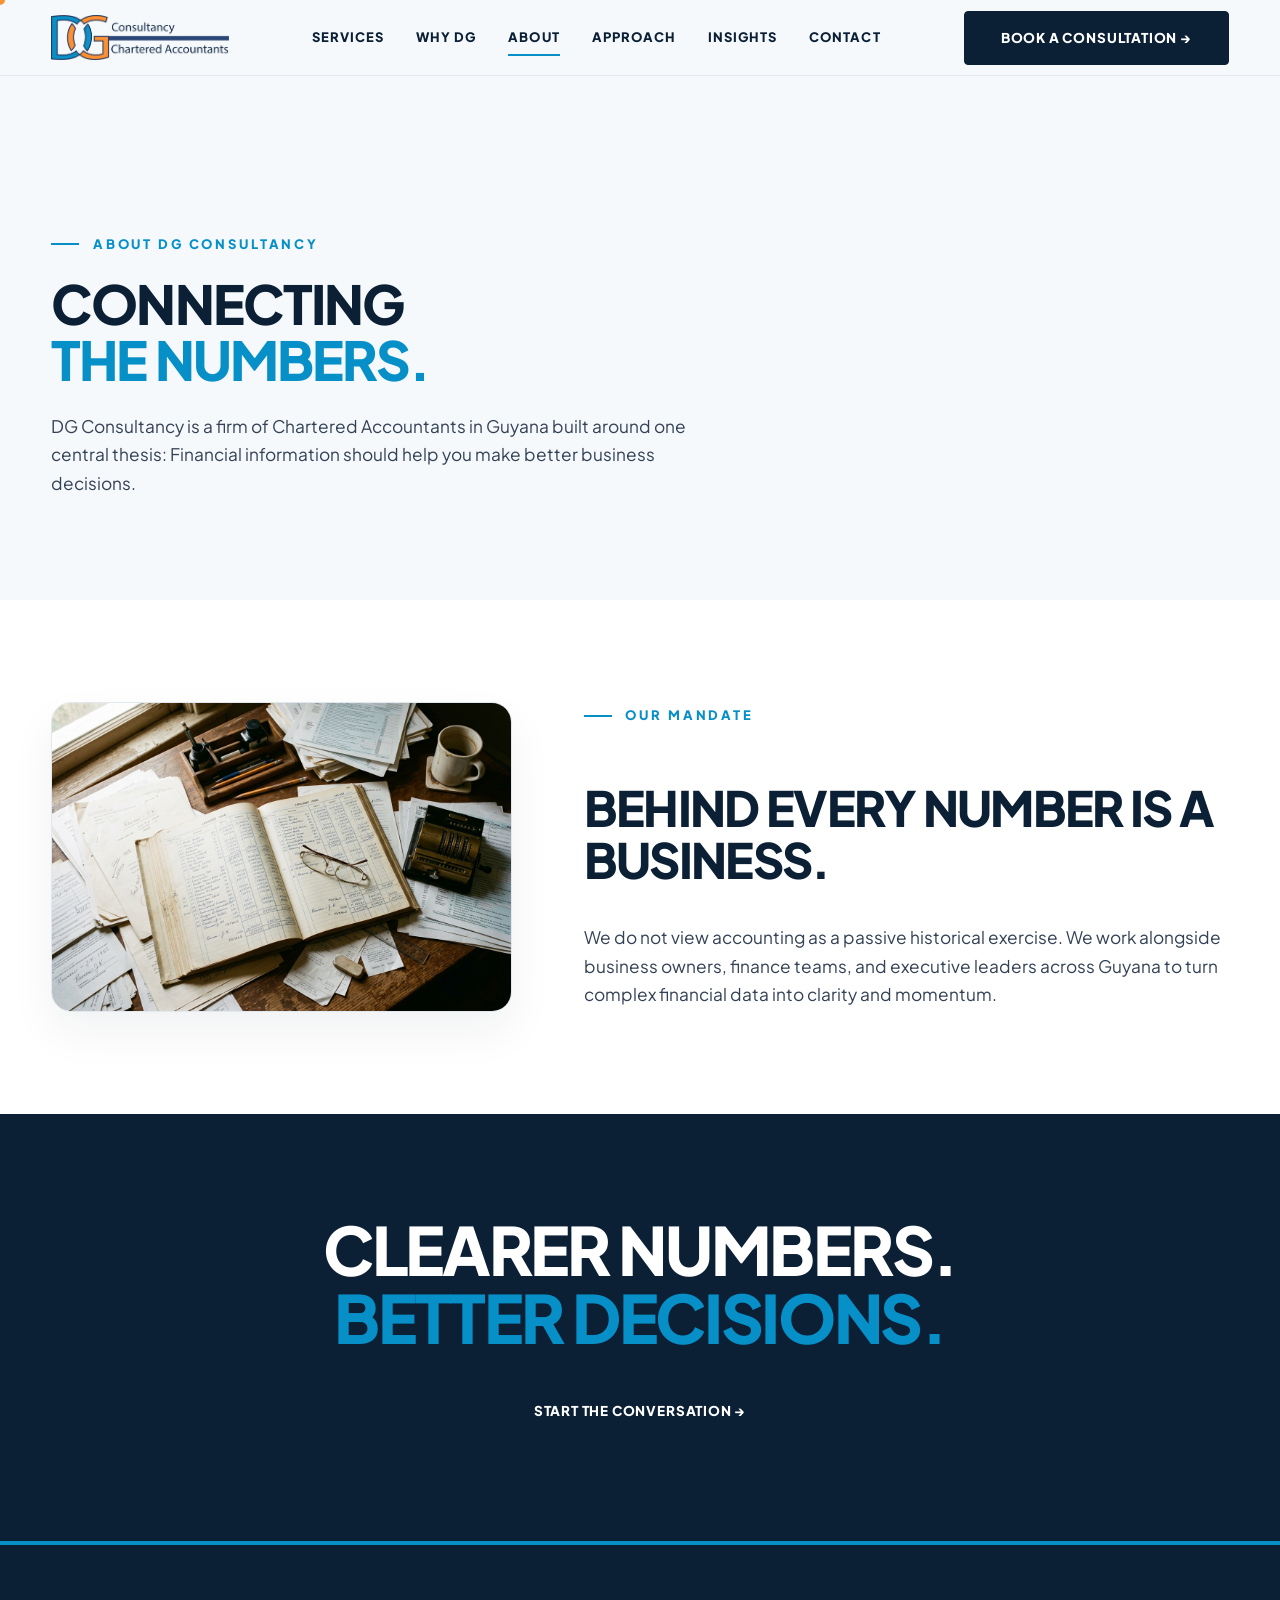
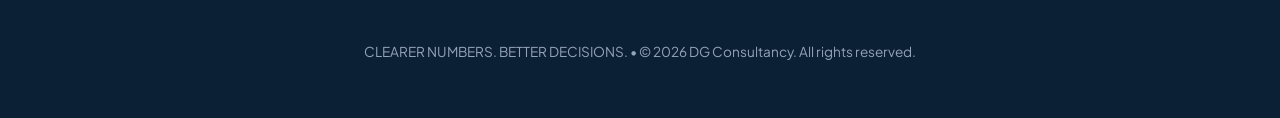
<file: about.html>
<!DOCTYPE html>
<html lang="en">
<head>
  <meta charset="UTF-8">
  <meta name="viewport" content="width=device-width, initial-scale=1.0">
  <title>About DG Consultancy | Chartered Accountants Guyana</title>
  <meta name="description" content="Learn about DG Consultancy, Chartered Accountants in Guyana. Built on precision, perspective, control and direction.">
  <link rel="preconnect" href="https://fonts.googleapis.com">
  <link rel="preconnect" href="https://fonts.gstatic.com" crossorigin>
  <link href="https://fonts.googleapis.com/css2?family=JetBrains+Mono:wght@500;700;800&family=Plus+Jakarta+Sans:wght@400;500;600;700;800;900&display=swap" rel="stylesheet">
  <link rel="stylesheet" href="styles.css?v=3.0">
  <script src="script.js?v=3.0" defer></script>
</head>
<body>

  <!-- Custom Cursor -->
  <div id="custom-cursor" aria-hidden="true"></div>

  <header class="site-header" id="site-header">
    <div class="container header-container">
      <a href="index.html" class="brand-logo" aria-label="DG Consultancy Homepage">
        <img src="assets/images/logo.png" alt="DG Consultancy Chartered Accountants Logo" class="brand-logo-img">
      </a>

      <nav class="nav-links">
        <a href="index.html#services" class="nav-link">SERVICES</a>
        <a href="index.html#why-dg" class="nav-link">WHY DG</a>
        <a href="about.html" class="nav-link active">ABOUT</a>
        <a href="index.html#approach" class="nav-link">APPROACH</a>
        <a href="insights.html" class="nav-link">INSIGHTS</a>
        <a href="contact.html" class="nav-link">CONTACT</a>
      </nav>

      <div class="header-cta-group">
        <a href="contact.html" class="btn-rect-primary header-btn">BOOK A CONSULTATION &rarr;</a>
        <button class="menu-circle-btn" id="mobile-nav-toggle" aria-label="Toggle navigation menu" aria-expanded="false">
          <svg width="20" height="20" viewBox="0 0 24 24" fill="none" stroke="currentColor" stroke-width="2.2"><line x1="4" y1="7" x2="20" y2="7"/><line x1="4" y1="12" x2="20" y2="12"/><line x1="4" y1="17" x2="20" y2="17"/></svg>
        </button>
      </div>
    </div>
  </header>

  <!-- Mobile Menu Panel -->
  <div class="mobile-nav-panel" id="mobile-nav-panel" aria-hidden="true">
    <div class="mobile-nav-links">
      <a href="index.html#services" class="mobile-nav-link"><span class="title">Services</span><span class="num">01</span></a>
      <a href="index.html#why-dg" class="mobile-nav-link"><span class="title">Why DG</span><span class="num">02</span></a>
      <a href="about.html" class="mobile-nav-link"><span class="title">About</span><span class="num">03</span></a>
      <a href="index.html#approach" class="mobile-nav-link"><span class="title">Approach</span><span class="num">04</span></a>
      <a href="insights.html" class="mobile-nav-link"><span class="title">Insights</span><span class="num">05</span></a>
      <a href="contact.html" class="mobile-nav-link"><span class="title">Contact</span><span class="num">06</span></a>
    </div>
  </div>

  <main style="padding-top: calc(76px + 3rem);">
    
    <section class="section">
      <div class="container">
        <span class="text-eyebrow">ABOUT DG CONSULTANCY</span>
        <h1 class="text-section-title-v3">
          CONNECTING<br><span class="highlight-blue">THE NUMBERS.</span>
        </h1>
        <p class="text-subtitle-v3" style="margin-top: 1.5rem;">
          DG Consultancy is a firm of Chartered Accountants in Guyana built around one central thesis: Financial information should help you make better business decisions.
        </p>
      </div>
    </section>

    <section class="section" style="background-color: var(--color-white);">
      <div class="container">
        <div class="intro-grid-v3">
          <div class="intro-photo-frame" data-reveal>
            <img src="assets/images/about-hands.jpg" alt="DG Consultancy Professional Practice">
          </div>
          <div class="intro-content-col" data-reveal>
            <span class="text-eyebrow">OUR MANDATE</span>
            <h2 class="text-statement-v3">BEHIND EVERY NUMBER IS A BUSINESS.</h2>
            <p class="text-subtitle-v3">
              We do not view accounting as a passive historical exercise. We work alongside business owners, finance teams, and executive leaders across Guyana to turn complex financial data into clarity and momentum.
            </p>
          </div>
        </div>
      </div>
    </section>

    <section class="section final-cta-section-v3" style="text-align: center;">
      <div class="container">
        <h2 class="final-cta-headline-v3">CLEARER NUMBERS.<br><span class="highlight-blue">BETTER DECISIONS.</span></h2>
        <div style="margin-top: 2rem;">
          <a href="contact.html" class="btn-rect-primary">START THE CONVERSATION &rarr;</a>
        </div>
      </div>
    </section>

  </main>

  <footer class="site-footer">
    <div class="container" style="text-align: center; color: #94A3B8; font-size: 0.85rem;">
      CLEARER NUMBERS. BETTER DECISIONS. &bull; &copy; 2026 DG Consultancy. All rights reserved.
    </div>
  </footer>

</body>
</html>
</file>
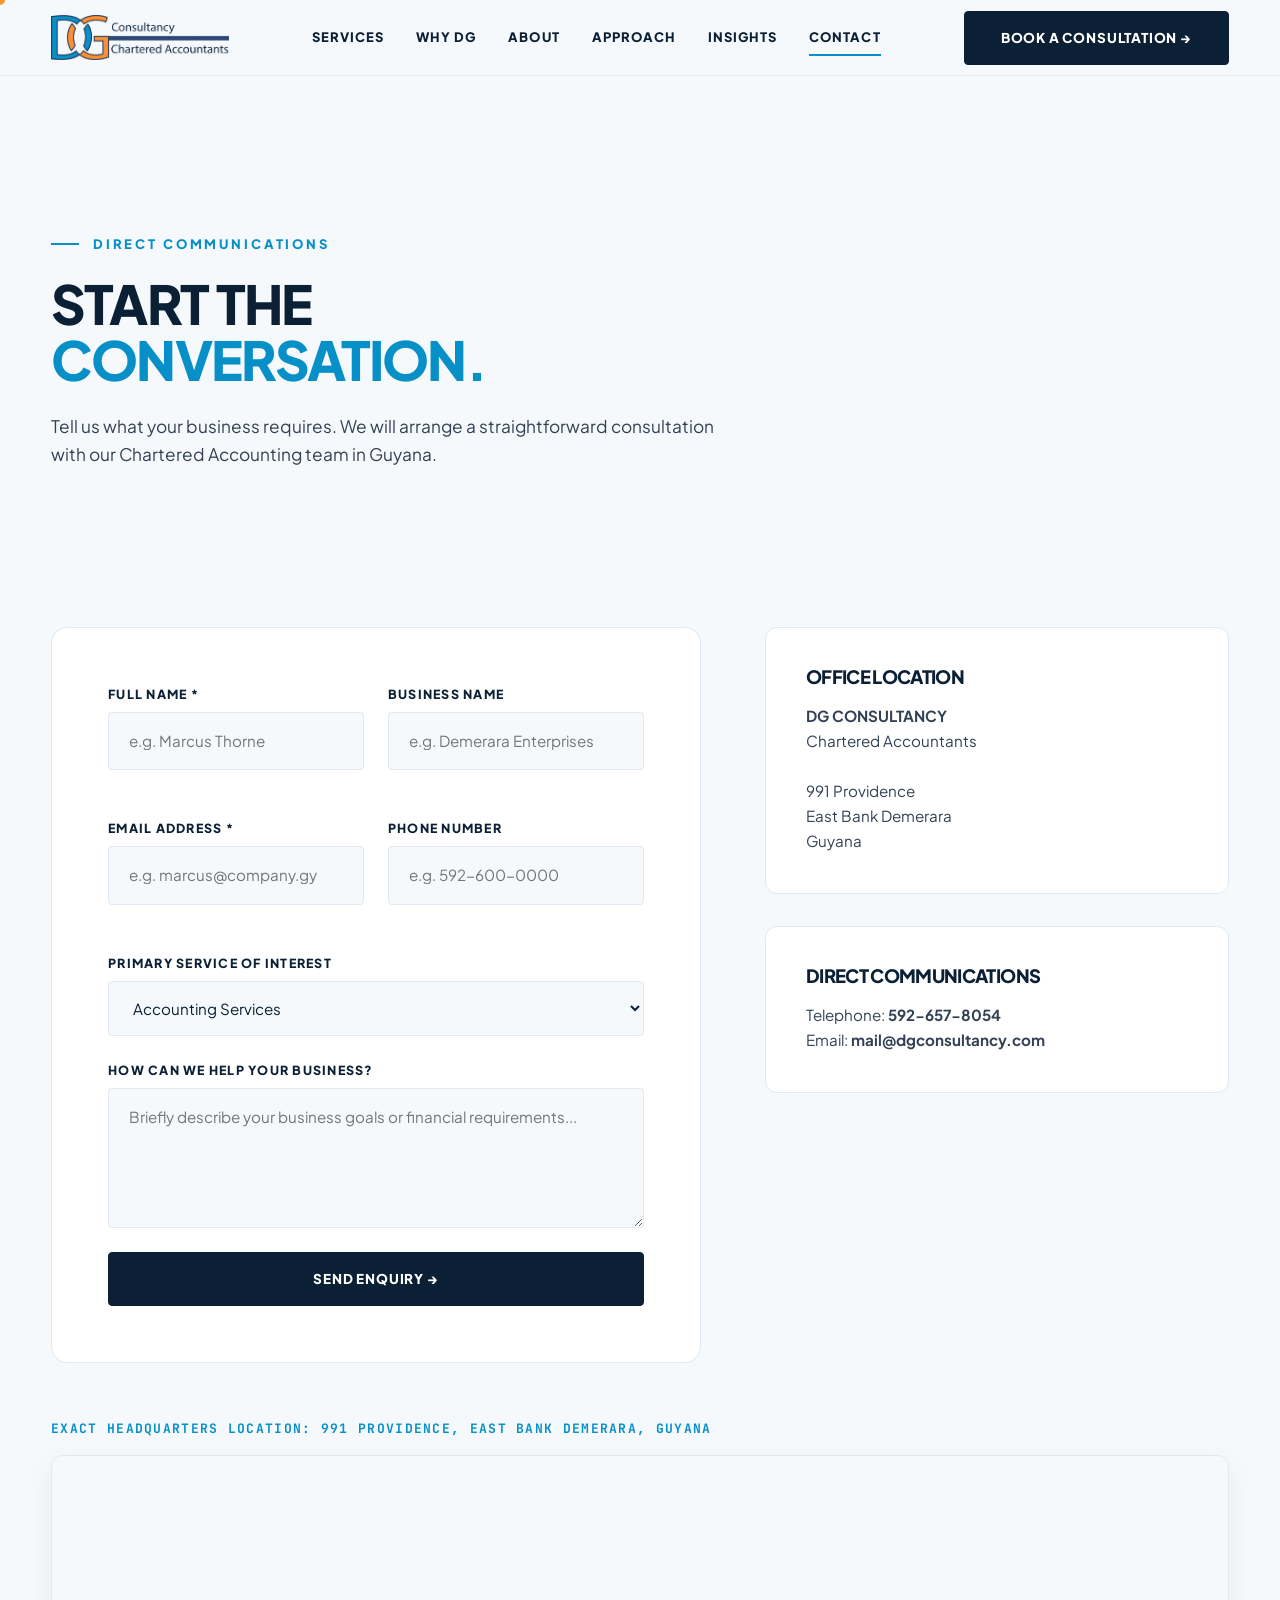
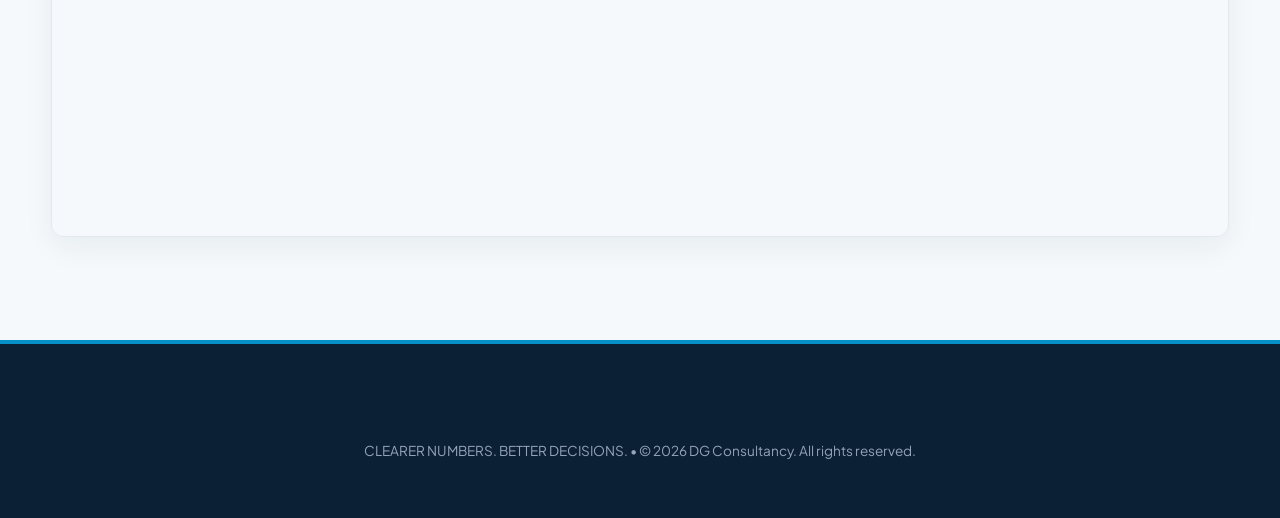
<file: contact.html>
<!DOCTYPE html>
<html lang="en">
<head>
  <meta charset="UTF-8">
  <meta name="viewport" content="width=device-width, initial-scale=1.0">
  <title>Contact Us | DG Consultancy Chartered Accountants Guyana</title>
  <meta name="description" content="Book a consultation with DG Consultancy, Chartered Accountants in Guyana. 991 Providence, EBD. Call 592-657-8054.">
  <link rel="preconnect" href="https://fonts.googleapis.com">
  <link rel="preconnect" href="https://fonts.gstatic.com" crossorigin>
  <link href="https://fonts.googleapis.com/css2?family=JetBrains+Mono:wght@500;700;800&family=Plus+Jakarta+Sans:wght@400;500;600;700;800;900&display=swap" rel="stylesheet">
  <link rel="stylesheet" href="styles.css?v=5.0">
  <script src="script.js?v=5.0" defer></script>
</head>
<body>

  <!-- Custom Cursor -->
  <div id="custom-cursor" aria-hidden="true"></div>

  <header class="site-header" id="site-header">
    <div class="container header-container">
      <a href="index.html" class="brand-logo" aria-label="DG Consultancy Homepage">
        <img src="assets/images/logo.png" alt="DG Consultancy Chartered Accountants Logo" class="brand-logo-img">
      </a>

      <nav class="nav-links">
        <a href="index.html#services" class="nav-link">SERVICES</a>
        <a href="index.html#why-dg" class="nav-link">WHY DG</a>
        <a href="about.html" class="nav-link">ABOUT</a>
        <a href="index.html#approach" class="nav-link">APPROACH</a>
        <a href="insights.html" class="nav-link">INSIGHTS</a>
        <a href="contact.html" class="nav-link active">CONTACT</a>
      </nav>

      <div class="header-cta-group">
        <a href="contact.html" class="btn-rect-primary header-btn">BOOK A CONSULTATION &rarr;</a>
        <button class="menu-circle-btn" id="mobile-nav-toggle" aria-label="Toggle navigation menu" aria-expanded="false">
          <svg width="20" height="20" viewBox="0 0 24 24" fill="none" stroke="currentColor" stroke-width="2.2"><line x1="4" y1="7" x2="20" y2="7"/><line x1="4" y1="12" x2="20" y2="12"/><line x1="4" y1="17" x2="20" y2="17"/></svg>
        </button>
      </div>
    </div>
  </header>

  <!-- Mobile Menu Panel -->
  <div class="mobile-nav-panel" id="mobile-nav-panel" aria-hidden="true">
    <div class="mobile-nav-links">
      <a href="index.html#services" class="mobile-nav-link"><span class="title">Services</span><span class="num">01</span></a>
      <a href="index.html#why-dg" class="mobile-nav-link"><span class="title">Why DG</span><span class="num">02</span></a>
      <a href="about.html" class="mobile-nav-link"><span class="title">About</span><span class="num">03</span></a>
      <a href="index.html#approach" class="mobile-nav-link"><span class="title">Approach</span><span class="num">04</span></a>
      <a href="insights.html" class="mobile-nav-link"><span class="title">Insights</span><span class="num">05</span></a>
      <a href="contact.html" class="mobile-nav-link"><span class="title">Contact</span><span class="num">06</span></a>
    </div>
  </div>

  <main style="padding-top: calc(76px + 3rem);">
    
    <section class="section">
      <div class="container">
        <span class="text-eyebrow">DIRECT COMMUNICATIONS</span>
        <h1 class="text-section-title-v3">
          START THE<br><span class="highlight-blue">CONVERSATION.</span>
        </h1>
        <p class="text-subtitle-v3" style="margin-top: 1.5rem;">
          Tell us what your business requires. We will arrange a straightforward consultation with our Chartered Accounting team in Guyana.
        </p>
      </div>
    </section>

    <section class="section contact-section-v3" style="padding-top: 0;">
      <div class="container">
        <div class="contact-grid-v3">
          
          <div class="contact-form-wrapper-v3" data-reveal>
            <form id="contact-form">
              <div class="form-row-v3">
                <div class="form-group-v3">
                  <label for="name" class="form-label-v3">FULL NAME *</label>
                  <input type="text" id="name" name="name" class="form-input-v3" required placeholder="e.g. Marcus Thorne">
                </div>
                <div class="form-group-v3">
                  <label for="business" class="form-label-v3">BUSINESS NAME</label>
                  <input type="text" id="business" name="business" class="form-input-v3" placeholder="e.g. Demerara Enterprises">
                </div>
              </div>

              <div class="form-row-v3">
                <div class="form-group-v3">
                  <label for="email" class="form-label-v3">EMAIL ADDRESS *</label>
                  <input type="email" id="email" name="email" class="form-input-v3" required placeholder="e.g. marcus@company.gy">
                </div>
                <div class="form-group-v3">
                  <label for="phone" class="form-label-v3">PHONE NUMBER</label>
                  <input type="tel" id="phone" name="phone" class="form-input-v3" placeholder="e.g. 592-600-0000">
                </div>
              </div>

              <div class="form-group-v3">
                <label for="service" class="form-label-v3">PRIMARY SERVICE OF INTEREST</label>
                <select id="service" name="service" class="form-select-v3">
                  <option value="accounting">Accounting Services</option>
                  <option value="auditing">Auditing & Internal Control</option>
                  <option value="taxation">Taxation & Filing</option>
                  <option value="payroll">Payroll Administration</option>
                  <option value="consulting">Business Consulting</option>
                  <option value="general">General Enquiry</option>
                </select>
              </div>

              <div class="form-group-v3">
                <label for="message" class="form-label-v3">HOW CAN WE HELP YOUR BUSINESS?</label>
                <textarea id="message" name="message" class="form-textarea-v3" placeholder="Briefly describe your business goals or financial requirements..."></textarea>
              </div>

              <button type="submit" class="btn-rect-primary" style="width: 100%;">SEND ENQUIRY &rarr;</button>
              
              <div id="form-feedback" style="display: none; margin-top: 1rem;"></div>
            </form>
          </div>

          <div class="contact-info-v3" data-reveal>
            <div class="contact-card-v3">
              <h3 class="contact-card-title">OFFICE LOCATION</h3>
              <p class="contact-card-text">
                <strong>DG CONSULTANCY</strong><br>
                Chartered Accountants<br><br>
                991 Providence<br>
                East Bank Demerara<br>
                Guyana
              </p>
            </div>

            <div class="contact-card-v3">
              <h3 class="contact-card-title">DIRECT COMMUNICATIONS</h3>
              <p class="contact-card-text">
                Telephone: <strong>592-657-8054</strong><br>
                Email: <strong>mail@dgconsultancy.com</strong>
              </p>
            </div>
          </div>

        </div>

        <!-- Interactive Google Street Map Embed for 991 Providence -->
        <div style="margin-top: 3.5rem;" data-reveal>
          <div style="margin-bottom: 1rem; font-family: var(--font-mono); font-size: 0.8125rem; font-weight: 700; color: var(--color-blue); letter-spacing: 0.1em;">
            EXACT HEADQUARTERS LOCATION: 991 PROVIDENCE, EAST BANK DEMERARA, GUYANA
          </div>
          <div style="border-radius: 12px; overflow: hidden; border: 1px solid var(--color-border); box-shadow: 0 10px 30px rgba(11,31,53,0.06);">
            <iframe src="https://maps.google.com/maps?q=991%20Providence%2C%20East%20Bank%20Demerara%2C%20Guyana&t=&z=15&ie=UTF8&iwloc=&output=embed" width="100%" height="380" style="border:0; display: block;" allowfullscreen="" loading="lazy" referrerpolicy="no-referrer-when-downgrade"></iframe>
          </div>
        </div>

      </div>
    </section>

  </main>

  <footer class="site-footer">
    <div class="container" style="text-align: center; color: #94A3B8; font-size: 0.85rem;">
      CLEARER NUMBERS. BETTER DECISIONS. &bull; &copy; 2026 DG Consultancy. All rights reserved.
    </div>
  </footer>

</body>
</html>
</file>
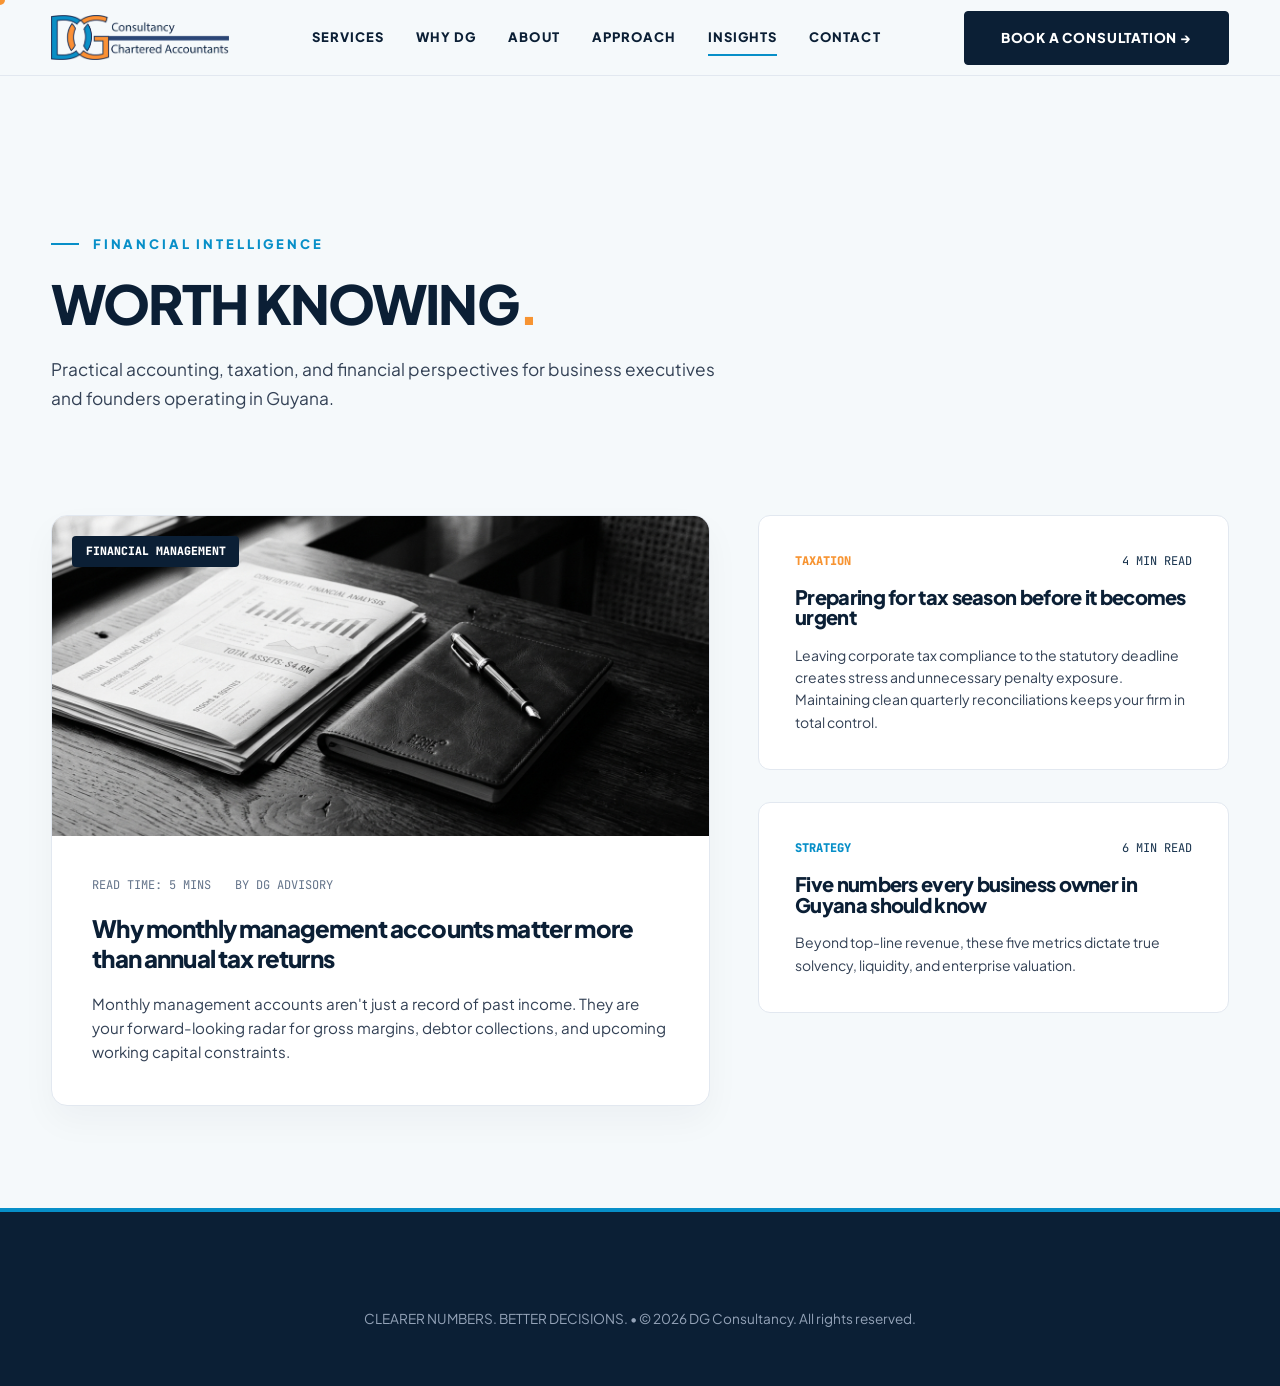
<file: insights.html>
<!DOCTYPE html>
<html lang="en">
<head>
  <meta charset="UTF-8">
  <meta name="viewport" content="width=device-width, initial-scale=1.0">
  <title>Insights & Articles | DG Consultancy Chartered Accountants Guyana</title>
  <meta name="description" content="Editorial financial, tax, and accounting advisory insights for business leaders in Guyana.">
  <link rel="preconnect" href="https://fonts.googleapis.com">
  <link rel="preconnect" href="https://fonts.gstatic.com" crossorigin>
  <link href="https://fonts.googleapis.com/css2?family=JetBrains+Mono:wght@500;700;800&family=Plus+Jakarta+Sans:wght@400;500;600;700;800;900&display=swap" rel="stylesheet">
  <link rel="stylesheet" href="styles.css?v=3.0">
  <script src="script.js?v=3.0" defer></script>
</head>
<body>

  <!-- Custom Cursor -->
  <div id="custom-cursor" aria-hidden="true"></div>

  <header class="site-header" id="site-header">
    <div class="container header-container">
      <a href="index.html" class="brand-logo" aria-label="DG Consultancy Homepage">
        <img src="assets/images/logo.png" alt="DG Consultancy Chartered Accountants Logo" class="brand-logo-img">
      </a>

      <nav class="nav-links">
        <a href="index.html#services" class="nav-link">SERVICES</a>
        <a href="index.html#why-dg" class="nav-link">WHY DG</a>
        <a href="about.html" class="nav-link">ABOUT</a>
        <a href="index.html#approach" class="nav-link">APPROACH</a>
        <a href="insights.html" class="nav-link active">INSIGHTS</a>
        <a href="contact.html" class="nav-link">CONTACT</a>
      </nav>

      <div class="header-cta-group">
        <a href="contact.html" class="btn-rect-primary header-btn">BOOK A CONSULTATION &rarr;</a>
        <button class="menu-circle-btn" id="mobile-nav-toggle" aria-label="Toggle navigation menu" aria-expanded="false">
          <svg width="20" height="20" viewBox="0 0 24 24" fill="none" stroke="currentColor" stroke-width="2.2"><line x1="4" y1="7" x2="20" y2="7"/><line x1="4" y1="12" x2="20" y2="12"/><line x1="4" y1="17" x2="20" y2="17"/></svg>
        </button>
      </div>
    </div>
  </header>

  <!-- Mobile Menu Panel -->
  <div class="mobile-nav-panel" id="mobile-nav-panel" aria-hidden="true">
    <div class="mobile-nav-links">
      <a href="index.html#services" class="mobile-nav-link"><span class="title">Services</span><span class="num">01</span></a>
      <a href="index.html#why-dg" class="mobile-nav-link"><span class="title">Why DG</span><span class="num">02</span></a>
      <a href="about.html" class="mobile-nav-link"><span class="title">About</span><span class="num">03</span></a>
      <a href="index.html#approach" class="mobile-nav-link"><span class="title">Approach</span><span class="num">04</span></a>
      <a href="insights.html" class="mobile-nav-link"><span class="title">Insights</span><span class="num">05</span></a>
      <a href="contact.html" class="mobile-nav-link"><span class="title">Contact</span><span class="num">06</span></a>
    </div>
  </div>

  <main style="padding-top: calc(76px + 3rem);">
    
    <section class="section">
      <div class="container">
        <span class="text-eyebrow">FINANCIAL INTELLIGENCE</span>
        <h1 class="text-section-title-v3">WORTH KNOWING<span class="dot-orange-v3">.</span></h1>
        <p class="text-subtitle-v3" style="margin-top: 1.5rem;">
          Practical accounting, taxation, and financial perspectives for business executives and founders operating in Guyana.
        </p>
      </div>
    </section>

    <section class="section insights-section-v3" style="padding-top: 0;">
      <div class="container">
        <div class="insights-grid-v3">
          
          <article class="featured-insight-card-v3" id="article-1">
            <div class="insight-photo-wrapper">
              <img src="assets/images/insight-finance.jpg" alt="Financial reporting">
              <span class="insight-cat-tag">FINANCIAL MANAGEMENT</span>
            </div>
            <div class="insight-body-v3">
              <div class="insight-meta">
                <span>READ TIME: 5 MINS</span>
                <span>BY DG ADVISORY</span>
              </div>
              <h3 class="insight-title-v3">Why monthly management accounts matter more than annual tax returns</h3>
              <p class="insight-copy-v3">
                Monthly management accounts aren't just a record of past income. They are your forward-looking radar for gross margins, debtor collections, and upcoming working capital constraints.
              </p>
            </div>
          </article>

          <div class="side-insights-col-v3">
            
            <article class="side-insight-card-v3" id="article-2">
              <div class="side-insight-meta">
                <span class="tag-orange">TAXATION</span>
                <span>4 MIN READ</span>
              </div>
              <h3 class="side-insight-title">Preparing for tax season before it becomes urgent</h3>
              <p class="side-insight-copy">Leaving corporate tax compliance to the statutory deadline creates stress and unnecessary penalty exposure. Maintaining clean quarterly reconciliations keeps your firm in total control.</p>
            </article>

            <article class="side-insight-card-v3" id="article-3">
              <div class="side-insight-meta">
                <span class="tag-blue">STRATEGY</span>
                <span>6 MIN READ</span>
              </div>
              <h3 class="side-insight-title">Five numbers every business owner in Guyana should know</h3>
              <p class="side-insight-copy">Beyond top-line revenue, these five metrics dictate true solvency, liquidity, and enterprise valuation.</p>
            </article>

          </div>

        </div>
      </div>
    </section>

  </main>

  <footer class="site-footer">
    <div class="container" style="text-align: center; color: #94A3B8; font-size: 0.85rem;">
      CLEARER NUMBERS. BETTER DECISIONS. &bull; &copy; 2026 DG Consultancy. All rights reserved.
    </div>
  </footer>

</body>
</html>
</file>
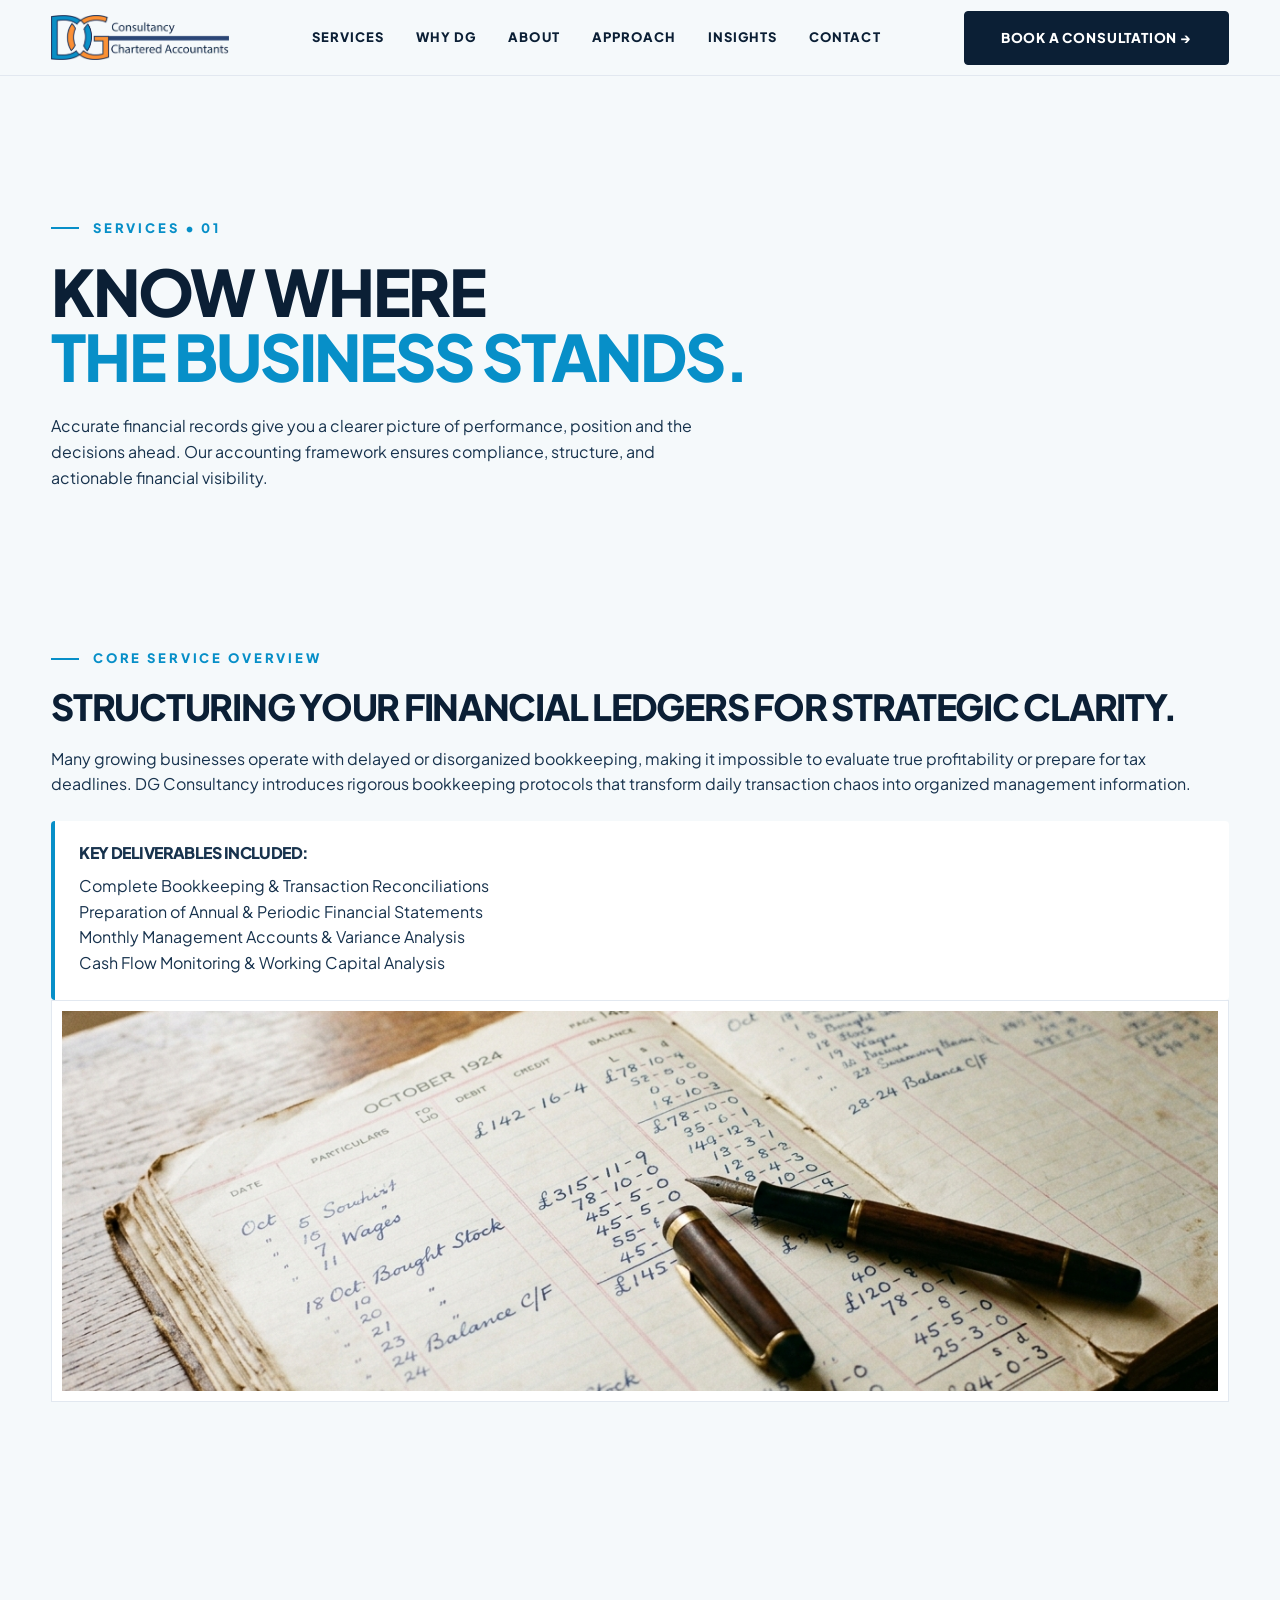
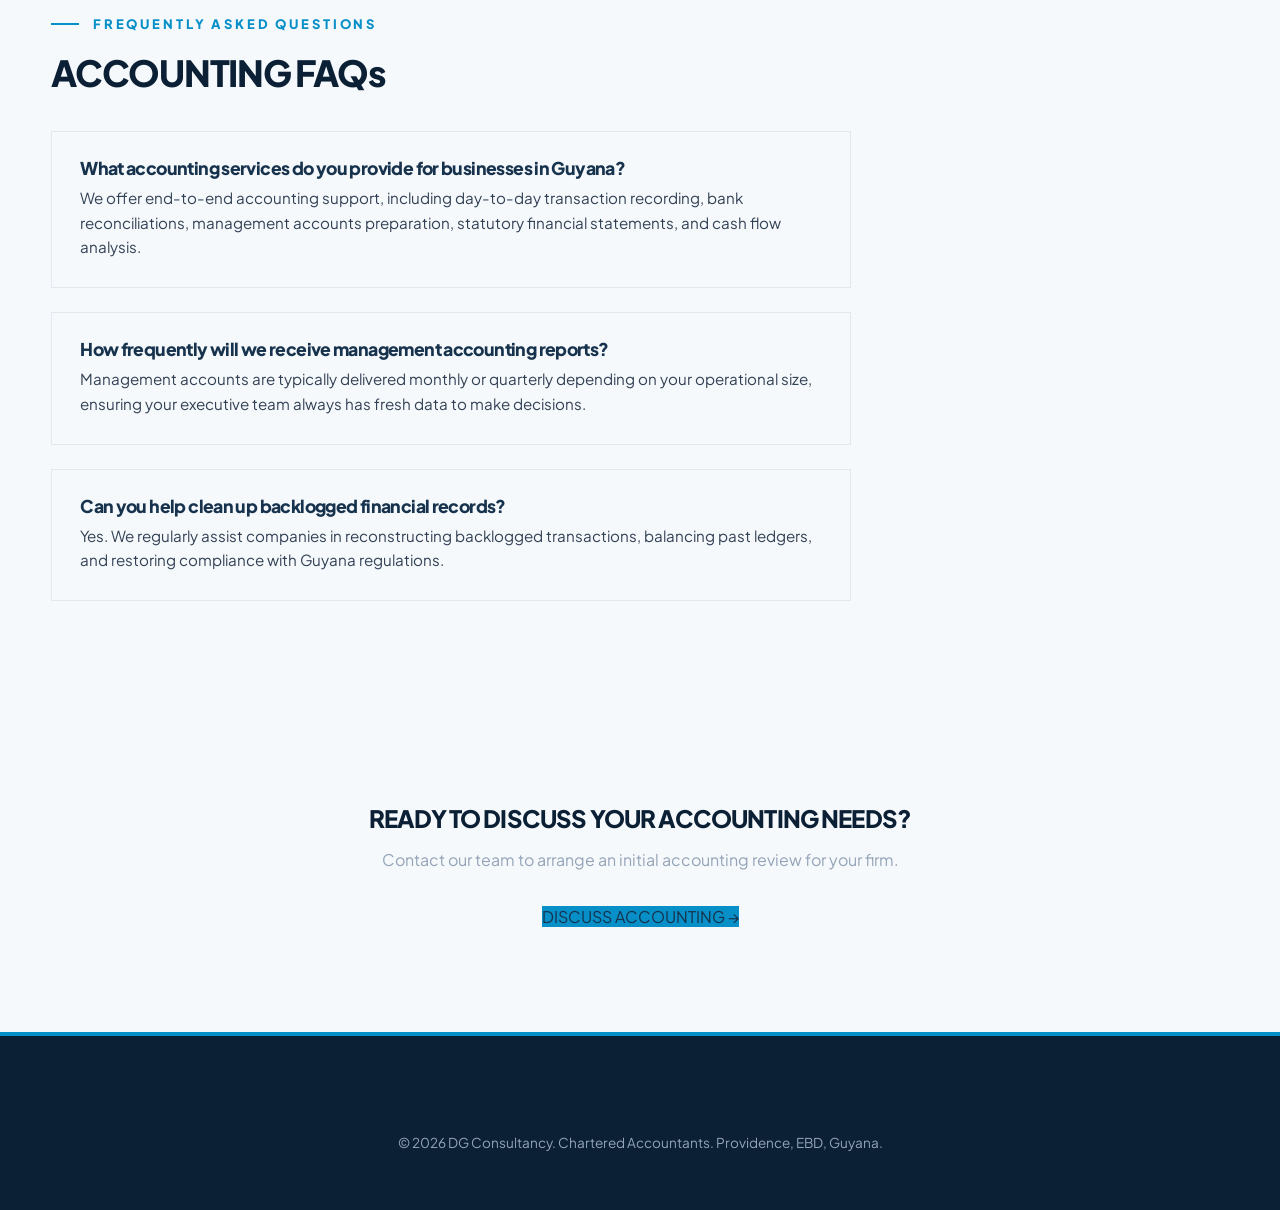
<file: services/accounting.html>
<!DOCTYPE html>
<html lang="en">
<head>
  <meta charset="UTF-8">
  <meta name="viewport" content="width=device-width, initial-scale=1.0">
  <title>Accounting Services | DG Consultancy Chartered Accountants Guyana</title>
  <meta name="description" content="Professional bookkeeping, financial reporting, management accounts and financial statements in Guyana by DG Consultancy Chartered Accountants.">
  <link rel="preconnect" href="https://fonts.googleapis.com">
  <link rel="preconnect" href="https://fonts.gstatic.com" crossorigin>
  <link href="https://fonts.googleapis.com/css2?family=JetBrains+Mono:wght@500;700;800&family=Plus+Jakarta+Sans:wght@400;500;600;700;800&display=swap" rel="stylesheet">
  <link rel="stylesheet" href="../styles.css?v=2.0">
  <style>
    /* Service Page Visual Personality: Accounting (Blue Dominant) */
    .service-hero-accent {
      border-left: 4px solid var(--color-blue);
    }
  </style>
</head>
<body>

  <!-- Site Header -->
  <header class="site-header" id="site-header">
    <div class="container header-container">
      <a href="../index.html" class="brand-logo" aria-label="DG Consultancy Homepage">
        <img src="../assets/images/logo.png" alt="DG Consultancy Chartered Accountants Logo" class="brand-logo-img">
      </a>

      <nav class="nav-links">
        <a href="../index.html#services" class="nav-link">Services</a>
        <a href="../index.html#why-dg" class="nav-link">Why DG</a>
        <a href="../index.html#about" class="nav-link">About</a>
        <a href="../index.html#approach" class="nav-link">Approach</a>
        <a href="../index.html#insights" class="nav-link">Insights</a>
        <a href="../index.html#contact" class="nav-link">Contact</a>
      </nav>

      <div class="header-cta-group">
        <a href="../index.html#contact" class="btn-rect-primary header-btn">BOOK A CONSULTATION &rarr;</a>
      </div>
    </div>
  </header>

  <main style="padding-top: calc(var(--header-height) + 2rem);">
    
    <!-- Service Hero -->
    <section class="section section-light" style="padding-bottom: 3rem;">
      <div class="container">
        <span class="text-eyebrow">SERVICES &bull; 01</span>
        <h1 class="text-hero" style="font-size: clamp(2.5rem, 5vw, 4.25rem);">
          KNOW WHERE<br><span class="highlight-blue">THE BUSINESS STANDS.</span>
        </h1>
        <p class="text-subtitle" style="max-width: 680px; margin-top: 1.5rem;">
          Accurate financial records give you a clearer picture of performance, position and the decisions ahead. Our accounting framework ensures compliance, structure, and actionable financial visibility.
        </p>
      </div>
    </section>

    <!-- Detailed Explanation -->
    <section class="section section-pale">
      <div class="container">
        <div class="grid-12" style="align-items: center;">
          <div style="grid-column: span 7;" data-reveal>
            <span class="text-eyebrow">CORE SERVICE OVERVIEW</span>
            <h2 class="text-section-title" style="font-size: 2.25rem; margin-bottom: 1.25rem;">
              STRUCTURING YOUR FINANCIAL LEDGERS FOR STRATEGIC CLARITY.
            </h2>
            <p class="text-subtitle" style="font-size: 1rem; margin-bottom: 1.5rem;">
              Many growing businesses operate with delayed or disorganized bookkeeping, making it impossible to evaluate true profitability or prepare for tax deadlines. DG Consultancy introduces rigorous bookkeeping protocols that transform daily transaction chaos into organized management information.
            </p>
            
            <div class="service-hero-accent" style="padding-left: 1.5rem; background: #FFF; padding: 1.5rem; border-radius: 4px;">
              <h4 style="color: var(--color-dark-navy); text-transform: uppercase;">KEY DELIVERABLES INCLUDED:</h4>
              <ul class="service-included-list" style="margin-top: 0.75rem;">
                <li class="service-included-item">Complete Bookkeeping & Transaction Reconciliations</li>
                <li class="service-included-item">Preparation of Annual & Periodic Financial Statements</li>
                <li class="service-included-item">Monthly Management Accounts & Variance Analysis</li>
                <li class="service-included-item">Cash Flow Monitoring & Working Capital Analysis</li>
              </ul>
            </div>
          </div>

          <div style="grid-column: span 5;" data-reveal>
            <div style="border: 1px solid var(--color-border); overflow: hidden; background: #FFF; padding: 10px;">
              <img src="../assets/images/service-accounting.jpg" alt="DG Consultancy Accounting Operations" style="width: 100%; height: 380px; object-fit: cover;">
            </div>
          </div>
        </div>
      </div>
    </section>

    <!-- FAQ Section -->
    <section class="section section-light">
      <div class="container">
        <span class="text-eyebrow">FREQUENTLY ASKED QUESTIONS</span>
        <h2 class="text-section-title" style="font-size: 2.25rem;">ACCOUNTING FAQs</h2>

        <div style="display: flex; flex-direction: column; gap: 1.5rem; margin-top: 2.5rem; max-width: 800px;">
          <div style="padding: 1.75rem; background: var(--color-bg-light); border: 1px solid var(--color-border);">
            <h4 style="font-size: 1.1rem; color: var(--color-dark-navy);">What accounting services do you provide for businesses in Guyana?</h4>
            <p style="margin-top: 0.5rem; color: var(--color-text-secondary); font-size: 0.95rem;">
              We offer end-to-end accounting support, including day-to-day transaction recording, bank reconciliations, management accounts preparation, statutory financial statements, and cash flow analysis.
            </p>
          </div>

          <div style="padding: 1.75rem; background: var(--color-bg-light); border: 1px solid var(--color-border);">
            <h4 style="font-size: 1.1rem; color: var(--color-dark-navy);">How frequently will we receive management accounting reports?</h4>
            <p style="margin-top: 0.5rem; color: var(--color-text-secondary); font-size: 0.95rem;">
              Management accounts are typically delivered monthly or quarterly depending on your operational size, ensuring your executive team always has fresh data to make decisions.
            </p>
          </div>

          <div style="padding: 1.75rem; background: var(--color-bg-light); border: 1px solid var(--color-border);">
            <h4 style="font-size: 1.1rem; color: var(--color-dark-navy);">Can you help clean up backlogged financial records?</h4>
            <p style="margin-top: 0.5rem; color: var(--color-text-secondary); font-size: 0.95rem;">
              Yes. We regularly assist companies in reconstructing backlogged transactions, balancing past ledgers, and restoring compliance with Guyana regulations.
            </p>
          </div>
        </div>
      </div>
    </section>

    <!-- CTA Section -->
    <section class="section section-dark" style="text-align: center;">
      <div class="container">
        <h2 class="text-section-title">READY TO DISCUSS YOUR ACCOUNTING NEEDS?</h2>
        <p class="text-subtitle" style="color: #94A3B8; max-width: 600px; margin: 1rem auto 2rem auto;">
          Contact our team to arrange an initial accounting review for your firm.
        </p>
        <a href="../index.html#contact" class="btn-primary" style="background-color: var(--color-blue); border-color: var(--color-blue);">DISCUSS ACCOUNTING &rarr;</a>
      </div>
    </section>

  </main>

  <footer class="site-footer">
    <div class="container" style="text-align: center; color: #94A3B8; font-size: 0.85rem;">
      &copy; 2026 DG Consultancy. Chartered Accountants. Providence, EBD, Guyana.
    </div>
  </footer>

  <script src="../script.js"></script>
</body>
</html>
</file>
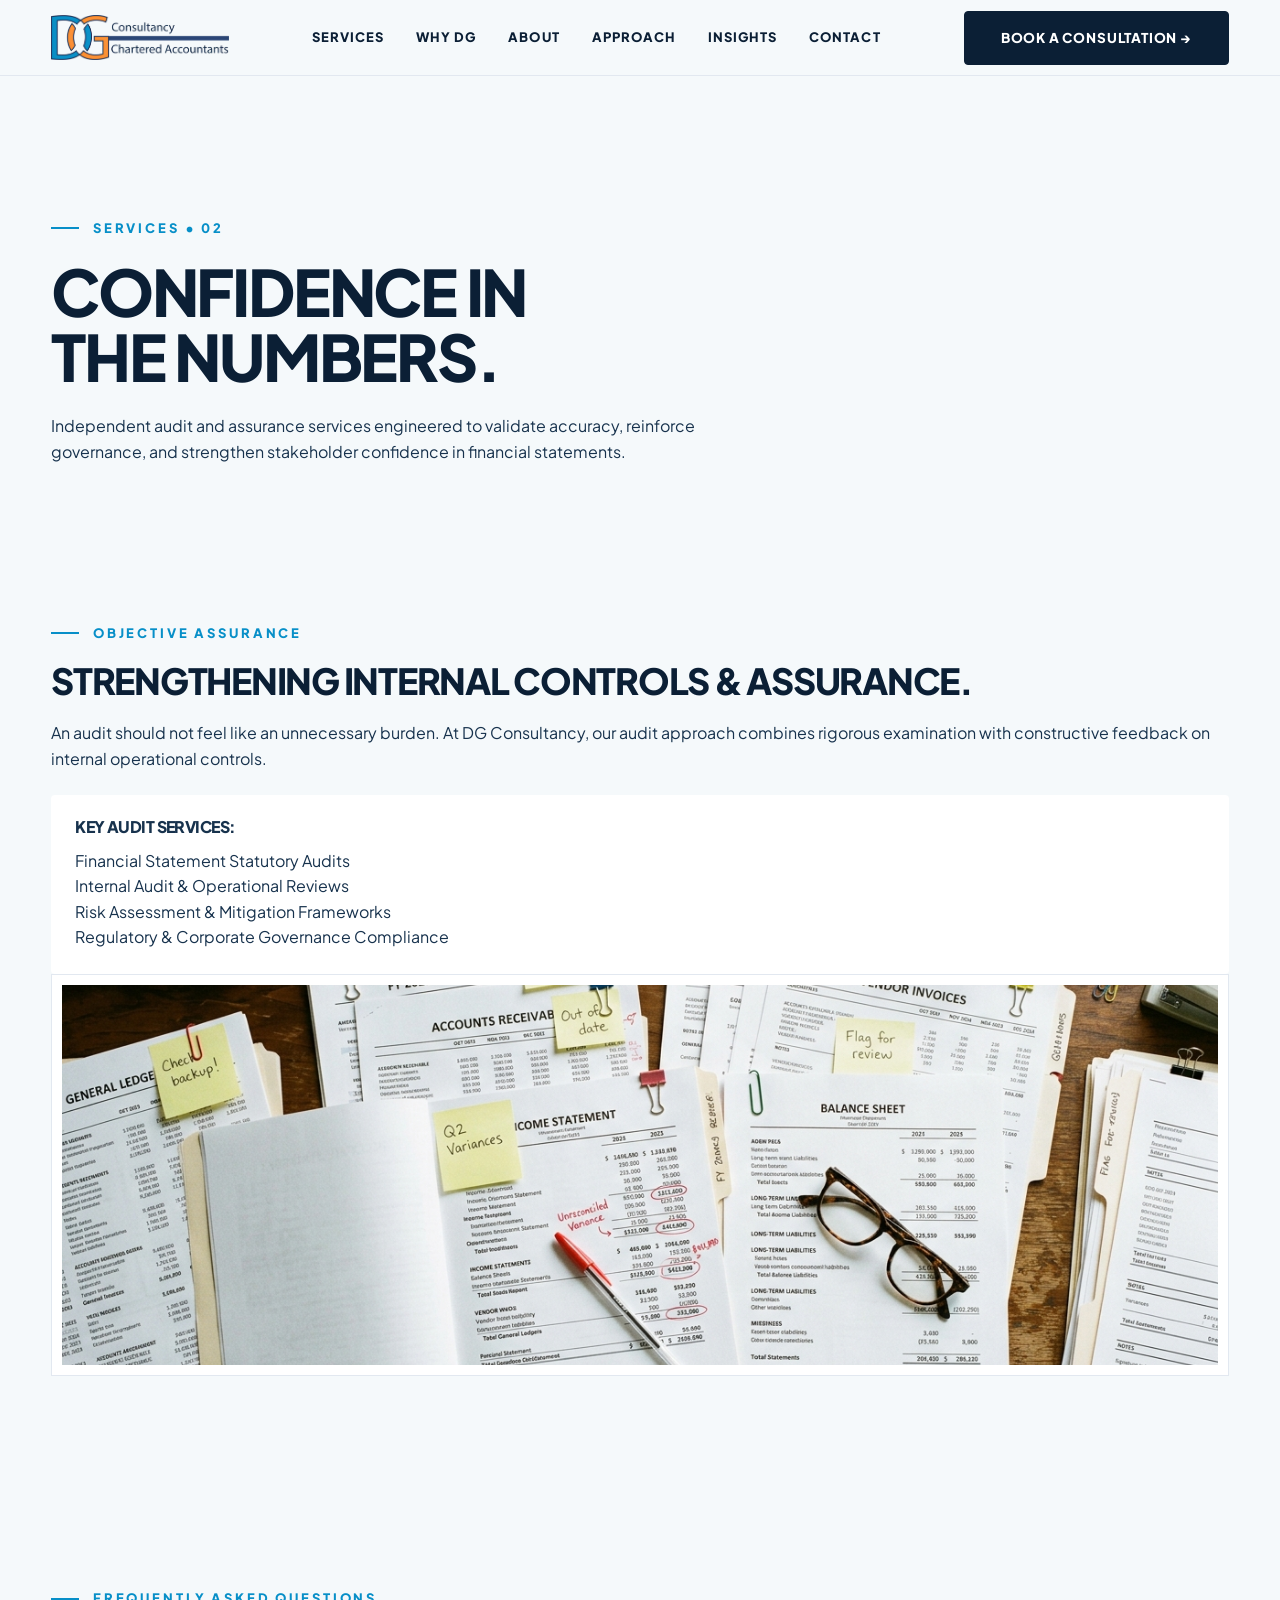
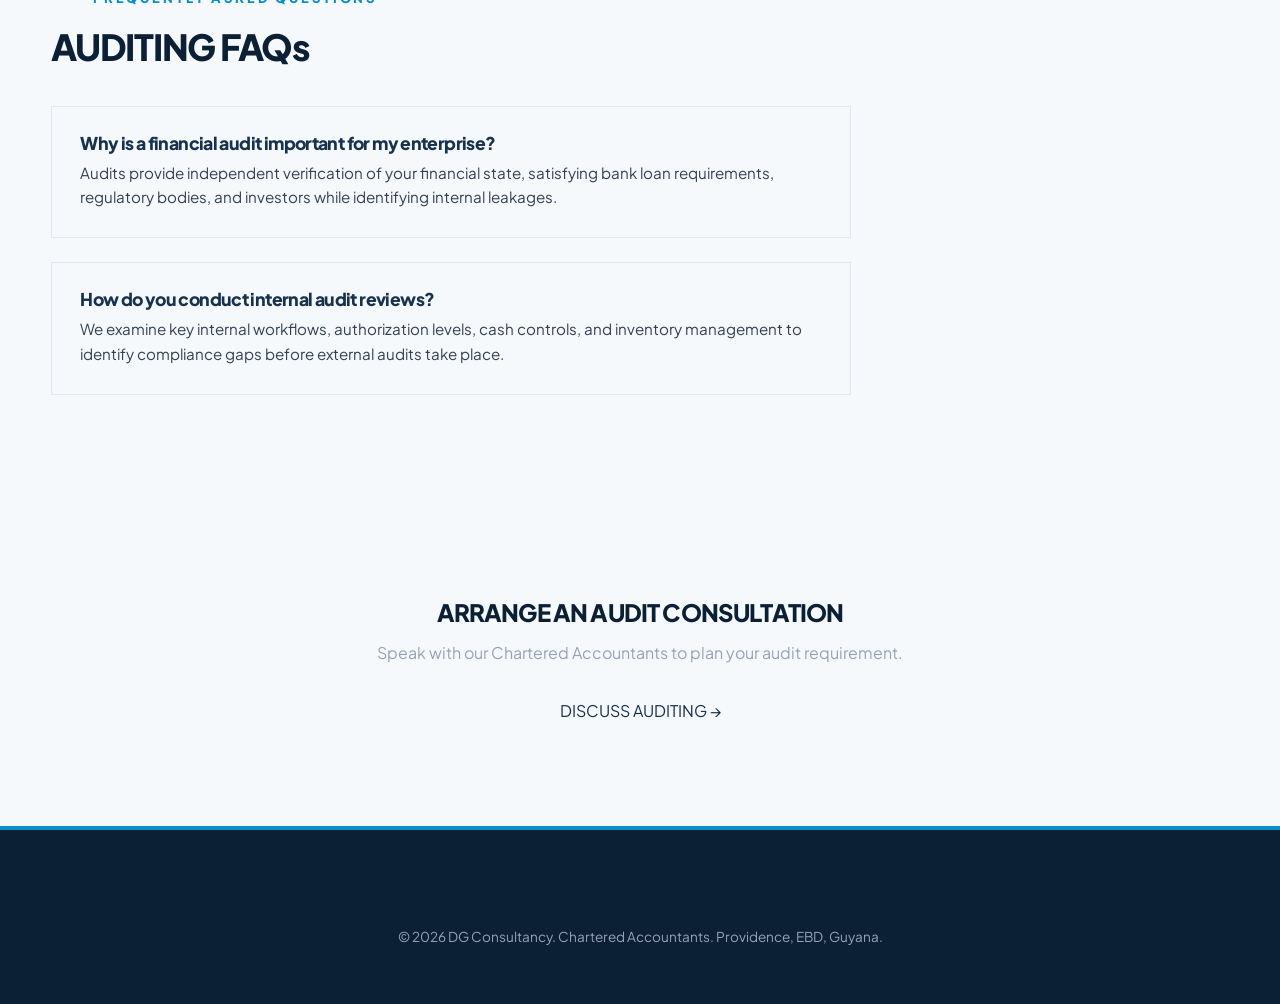
<file: services/auditing.html>
<!DOCTYPE html>
<html lang="en">
<head>
  <meta charset="UTF-8">
  <meta name="viewport" content="width=device-width, initial-scale=1.0">
  <title>Auditing Services | DG Consultancy Chartered Accountants Guyana</title>
  <meta name="description" content="Professional audit and internal control review services in Guyana by DG Consultancy Chartered Accountants.">
  <link rel="preconnect" href="https://fonts.googleapis.com">
  <link rel="preconnect" href="https://fonts.gstatic.com" crossorigin>
  <link href="https://fonts.googleapis.com/css2?family=JetBrains+Mono:wght@500;700;800&family=Plus+Jakarta+Sans:wght@400;500;600;700;800&display=swap" rel="stylesheet">
  <link rel="stylesheet" href="../styles.css?v=2.0">
  <style>
    /* Service Page Visual Personality: Auditing (Navy Dominant) */
    .service-hero-accent {
      border-left: 4px solid var(--color-dark-navy);
    }
  </style>
</head>
<body>

  <!-- Site Header -->
  <header class="site-header" id="site-header">
    <div class="container header-container">
      <a href="../index.html" class="brand-logo" aria-label="DG Consultancy Homepage">
        <img src="../assets/images/logo.png" alt="DG Consultancy Chartered Accountants Logo" class="brand-logo-img">
      </a>

      <nav class="nav-links">
        <a href="../index.html#services" class="nav-link">Services</a>
        <a href="../index.html#why-dg" class="nav-link">Why DG</a>
        <a href="../index.html#about" class="nav-link">About</a>
        <a href="../index.html#approach" class="nav-link">Approach</a>
        <a href="../index.html#insights" class="nav-link">Insights</a>
        <a href="../index.html#contact" class="nav-link">Contact</a>
      </nav>

      <div class="header-cta-group">
        <a href="../index.html#contact" class="btn-rect-primary header-btn">BOOK A CONSULTATION &rarr;</a>
      </div>
    </div>
  </header>

  <main style="padding-top: calc(var(--header-height) + 2rem);">
    
    <!-- Service Hero -->
    <section class="section section-light" style="padding-bottom: 3rem;">
      <div class="container">
        <span class="text-eyebrow">SERVICES &bull; 02</span>
        <h1 class="text-hero" style="font-size: clamp(2.5rem, 5vw, 4.25rem);">
          CONFIDENCE IN<br><span style="color: var(--color-dark-navy);">THE NUMBERS.</span>
        </h1>
        <p class="text-subtitle" style="max-width: 680px; margin-top: 1.5rem;">
          Independent audit and assurance services engineered to validate accuracy, reinforce governance, and strengthen stakeholder confidence in financial statements.
        </p>
      </div>
    </section>

    <!-- Overview -->
    <section class="section section-pale">
      <div class="container">
        <div class="grid-12" style="align-items: center;">
          <div style="grid-column: span 7;" data-reveal>
            <span class="text-eyebrow">OBJECTIVE ASSURANCE</span>
            <h2 class="text-section-title" style="font-size: 2.25rem; margin-bottom: 1.25rem;">
              STRENGTHENING INTERNAL CONTROLS & ASSURANCE.
            </h2>
            <p class="text-subtitle" style="font-size: 1rem; margin-bottom: 1.5rem;">
              An audit should not feel like an unnecessary burden. At DG Consultancy, our audit approach combines rigorous examination with constructive feedback on internal operational controls.
            </p>
            
            <div class="service-hero-accent" style="padding-left: 1.5rem; background: #FFF; padding: 1.5rem; border-radius: 4px;">
              <h4 style="color: var(--color-dark-navy); text-transform: uppercase;">KEY AUDIT SERVICES:</h4>
              <ul class="service-included-list" style="margin-top: 0.75rem;">
                <li class="service-included-item">Financial Statement Statutory Audits</li>
                <li class="service-included-item">Internal Audit & Operational Reviews</li>
                <li class="service-included-item">Risk Assessment & Mitigation Frameworks</li>
                <li class="service-included-item">Regulatory & Corporate Governance Compliance</li>
              </ul>
            </div>
          </div>

          <div style="grid-column: span 5;" data-reveal>
            <div style="border: 1px solid var(--color-border); overflow: hidden; background: #FFF; padding: 10px;">
              <img src="../assets/images/service-auditing.jpg" alt="DG Consultancy Auditing Assurance" style="width: 100%; height: 380px; object-fit: cover;">
            </div>
          </div>
        </div>
      </div>
    </section>

    <!-- FAQ Section -->
    <section class="section section-light">
      <div class="container">
        <span class="text-eyebrow">FREQUENTLY ASKED QUESTIONS</span>
        <h2 class="text-section-title" style="font-size: 2.25rem;">AUDITING FAQs</h2>

        <div style="display: flex; flex-direction: column; gap: 1.5rem; margin-top: 2.5rem; max-width: 800px;">
          <div style="padding: 1.75rem; background: var(--color-bg-light); border: 1px solid var(--color-border);">
            <h4 style="font-size: 1.1rem; color: var(--color-dark-navy);">Why is a financial audit important for my enterprise?</h4>
            <p style="margin-top: 0.5rem; color: var(--color-text-secondary); font-size: 0.95rem;">
              Audits provide independent verification of your financial state, satisfying bank loan requirements, regulatory bodies, and investors while identifying internal leakages.
            </p>
          </div>

          <div style="padding: 1.75rem; background: var(--color-bg-light); border: 1px solid var(--color-border);">
            <h4 style="font-size: 1.1rem; color: var(--color-dark-navy);">How do you conduct internal audit reviews?</h4>
            <p style="margin-top: 0.5rem; color: var(--color-text-secondary); font-size: 0.95rem;">
              We examine key internal workflows, authorization levels, cash controls, and inventory management to identify compliance gaps before external audits take place.
            </p>
          </div>
        </div>
      </div>
    </section>

    <!-- CTA Section -->
    <section class="section section-dark" style="text-align: center;">
      <div class="container">
        <h2 class="text-section-title">ARRANGE AN AUDIT CONSULTATION</h2>
        <p class="text-subtitle" style="color: #94A3B8; max-width: 600px; margin: 1rem auto 2rem auto;">
          Speak with our Chartered Accountants to plan your audit requirement.
        </p>
        <a href="../index.html#contact" class="btn-primary">DISCUSS AUDITING &rarr;</a>
      </div>
    </section>

  </main>

  <footer class="site-footer">
    <div class="container" style="text-align: center; color: #94A3B8; font-size: 0.85rem;">
      &copy; 2026 DG Consultancy. Chartered Accountants. Providence, EBD, Guyana.
    </div>
  </footer>

  <script src="../script.js"></script>
</body>
</html>
</file>
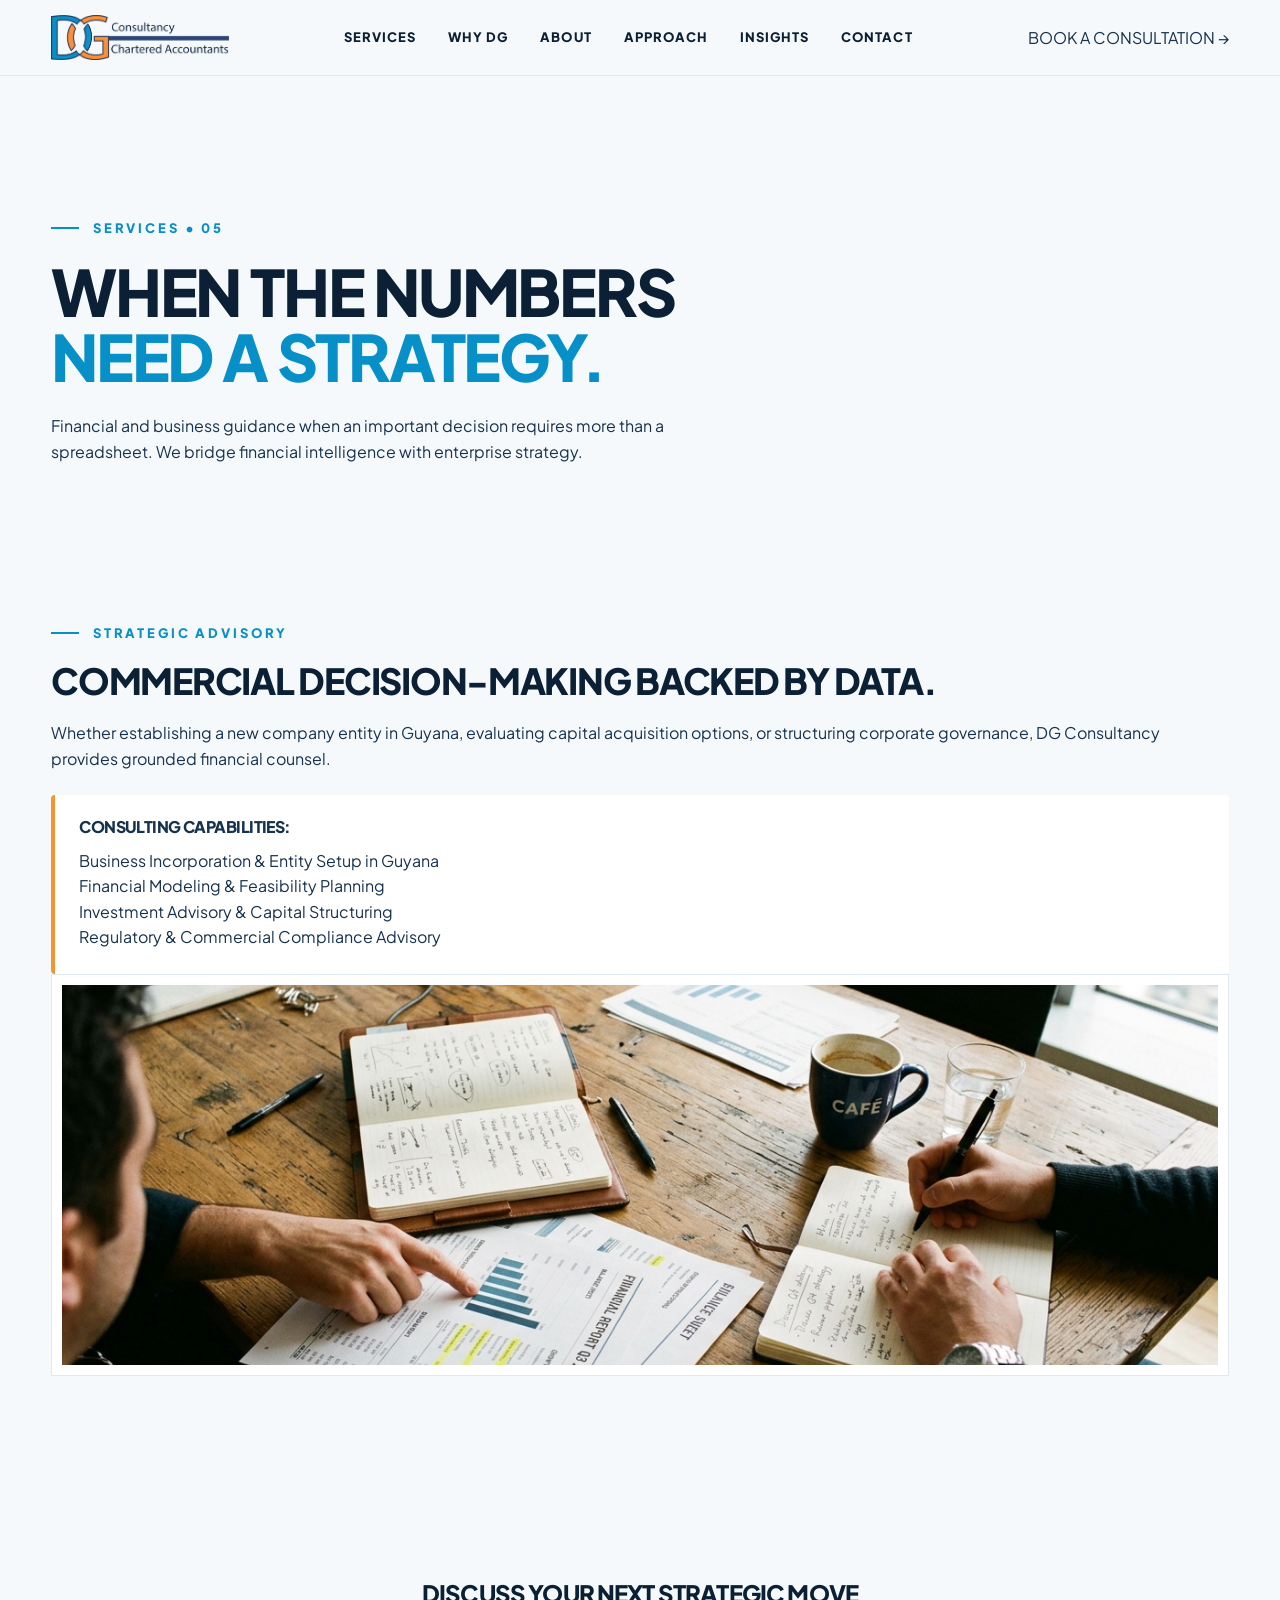
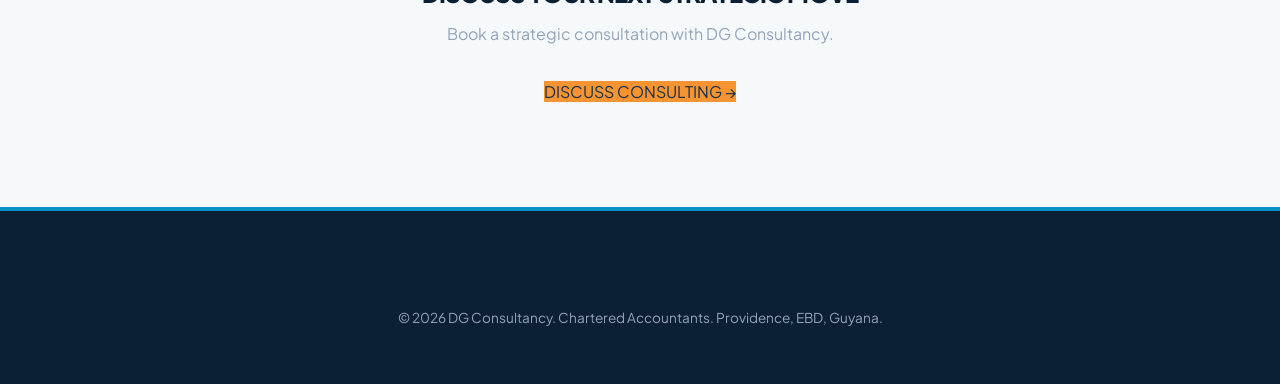
<file: services/consulting.html>
<!DOCTYPE html>
<html lang="en">
<head>
  <meta charset="UTF-8">
  <meta name="viewport" content="width=device-width, initial-scale=1.0">
  <title>Business Consulting | DG Consultancy Chartered Accountants Guyana</title>
  <meta name="description" content="Business setup, financial advisory, investment planning and corporate consulting in Guyana by DG Consultancy.">
  <link rel="preconnect" href="https://fonts.googleapis.com">
  <link rel="preconnect" href="https://fonts.gstatic.com" crossorigin>
  <link href="https://fonts.googleapis.com/css2?family=JetBrains+Mono:wght@500;700;800&family=Plus+Jakarta+Sans:wght@400;500;600;700;800&display=swap" rel="stylesheet">
  <link rel="stylesheet" href="../styles.css?v=2.0">
  <style>
    /* Service Page Visual Personality: Consulting (Blue + Orange Combination) */
    .service-hero-accent {
      border-left: 4px solid var(--color-orange);
    }
  </style>
</head>
<body>

  <header class="site-header" id="site-header">
    <div class="container header-container">
      <a href="../index.html" class="brand-logo" aria-label="DG Consultancy Homepage">
        <img src="../assets/images/logo.png" alt="DG Consultancy Chartered Accountants Logo" class="brand-logo-img">
      </a>

      <nav class="nav-links">
        <a href="../index.html#services" class="nav-link">Services</a>
        <a href="../index.html#why-dg" class="nav-link">Why DG</a>
        <a href="../index.html#about" class="nav-link">About</a>
        <a href="../index.html#approach" class="nav-link">Approach</a>
        <a href="../index.html#insights" class="nav-link">Insights</a>
        <a href="../index.html#contact" class="nav-link">Contact</a>
      </nav>

      <div class="header-cta-group">
        <a href="../index.html#contact" class="btn-primary">BOOK A CONSULTATION <span class="arrow">&rarr;</span></a>
      </div>
    </div>
  </header>

  <main style="padding-top: calc(var(--header-height) + 2rem);">
    
    <section class="section section-light" style="padding-bottom: 3rem;">
      <div class="container">
        <span class="text-eyebrow">SERVICES &bull; 05</span>
        <h1 class="text-hero" style="font-size: clamp(2.5rem, 5vw, 4.25rem);">
          WHEN THE NUMBERS<br><span class="highlight-blue">NEED A STRATEGY.</span>
        </h1>
        <p class="text-subtitle" style="max-width: 680px; margin-top: 1.5rem;">
          Financial and business guidance when an important decision requires more than a spreadsheet. We bridge financial intelligence with enterprise strategy.
        </p>
      </div>
    </section>

    <section class="section section-pale">
      <div class="container">
        <div class="grid-12" style="align-items: center;">
          <div style="grid-column: span 7;" data-reveal>
            <span class="text-eyebrow">STRATEGIC ADVISORY</span>
            <h2 class="text-section-title" style="font-size: 2.25rem; margin-bottom: 1.25rem;">
              COMMERCIAL DECISION-MAKING BACKED BY DATA.
            </h2>
            <p class="text-subtitle" style="font-size: 1rem; margin-bottom: 1.5rem;">
              Whether establishing a new company entity in Guyana, evaluating capital acquisition options, or structuring corporate governance, DG Consultancy provides grounded financial counsel.
            </p>
            
            <div class="service-hero-accent" style="padding-left: 1.5rem; background: #FFF; padding: 1.5rem; border-radius: 4px;">
              <h4 style="color: var(--color-dark-navy); text-transform: uppercase;">CONSULTING CAPABILITIES:</h4>
              <ul class="service-included-list" style="margin-top: 0.75rem;">
                <li class="service-included-item">Business Incorporation & Entity Setup in Guyana</li>
                <li class="service-included-item">Financial Modeling & Feasibility Planning</li>
                <li class="service-included-item">Investment Advisory & Capital Structuring</li>
                <li class="service-included-item">Regulatory & Commercial Compliance Advisory</li>
              </ul>
            </div>
          </div>

          <div style="grid-column: span 5;" data-reveal>
            <div style="border: 1px solid var(--color-border); overflow: hidden; background: #FFF; padding: 10px;">
              <img src="../assets/images/service-consulting.jpg" alt="DG Consultancy Strategic Consulting" style="width: 100%; height: 380px; object-fit: cover;">
            </div>
          </div>
        </div>
      </div>
    </section>

    <section class="section section-dark" style="text-align: center;">
      <div class="container">
        <h2 class="text-section-title">DISCUSS YOUR NEXT STRATEGIC MOVE</h2>
        <p class="text-subtitle" style="color: #94A3B8; max-width: 600px; margin: 1rem auto 2rem auto;">
          Book a strategic consultation with DG Consultancy.
        </p>
        <a href="../index.html#contact" class="btn-primary" style="background-color: var(--color-orange); border-color: var(--color-orange);">DISCUSS CONSULTING &rarr;</a>
      </div>
    </section>

  </main>

  <footer class="site-footer">
    <div class="container" style="text-align: center; color: #94A3B8; font-size: 0.85rem;">
      &copy; 2026 DG Consultancy. Chartered Accountants. Providence, EBD, Guyana.
    </div>
  </footer>

  <script src="../script.js"></script>
</body>
</html>
</file>
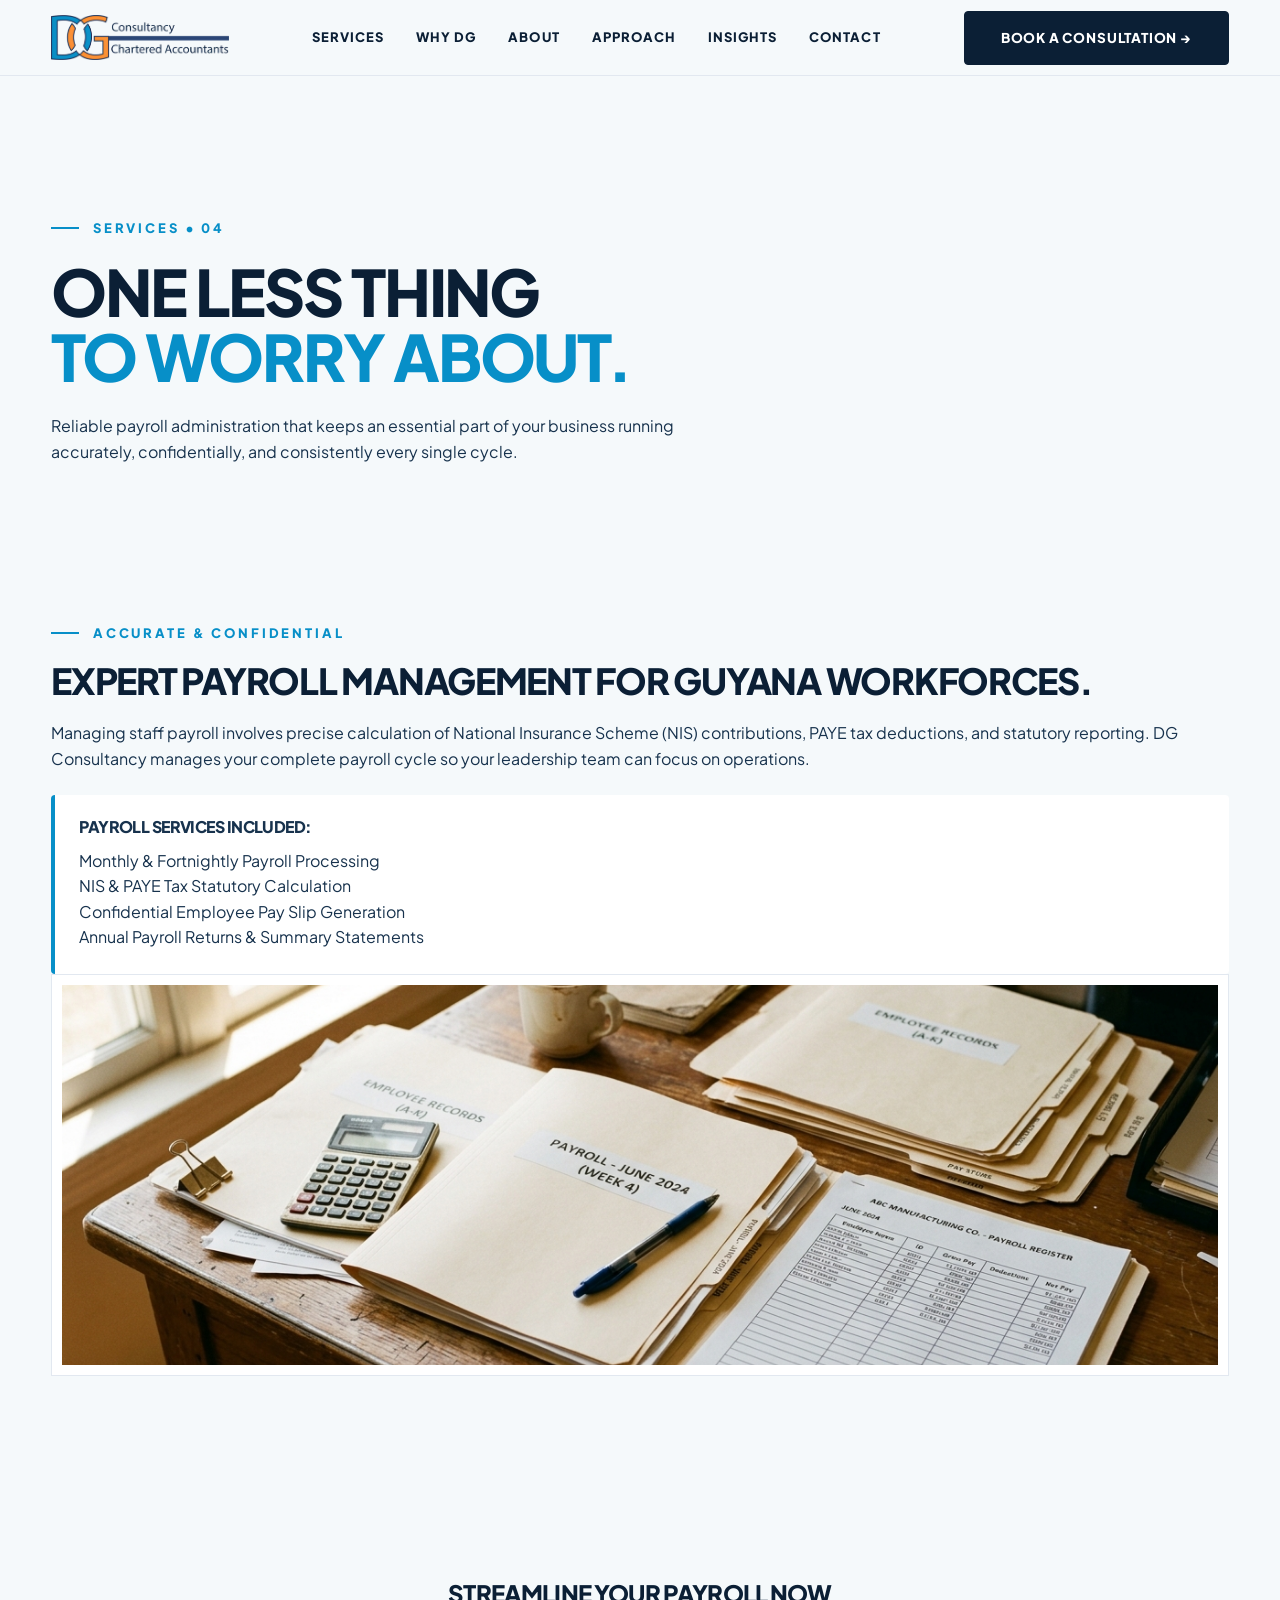
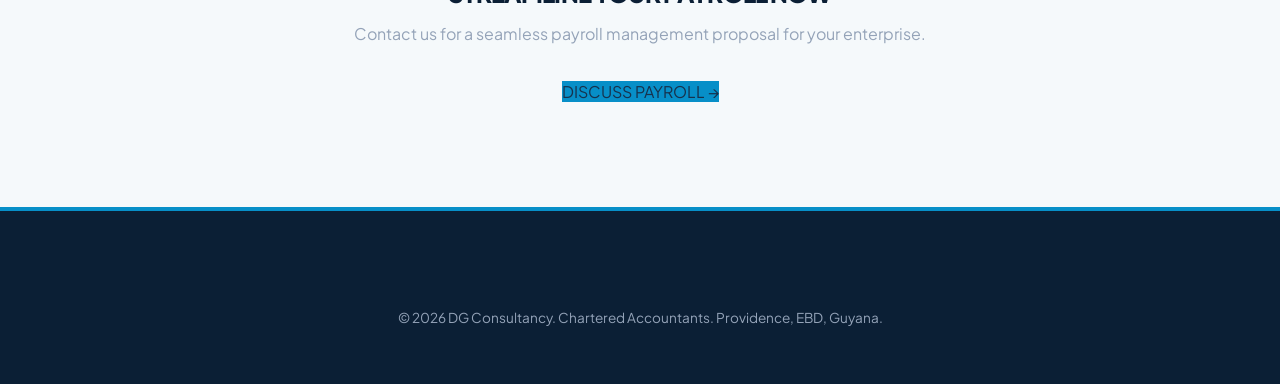
<file: services/payroll.html>
<!DOCTYPE html>
<html lang="en">
<head>
  <meta charset="UTF-8">
  <meta name="viewport" content="width=device-width, initial-scale=1.0">
  <title>Payroll Services | DG Consultancy Chartered Accountants Guyana</title>
  <meta name="description" content="Reliable payroll administration, NIS deductions, pay slips and statutory filings in Guyana by DG Consultancy.">
  <link rel="preconnect" href="https://fonts.googleapis.com">
  <link rel="preconnect" href="https://fonts.gstatic.com" crossorigin>
  <link href="https://fonts.googleapis.com/css2?family=JetBrains+Mono:wght@500;700;800&family=Plus+Jakarta+Sans:wght@400;500;600;700;800&display=swap" rel="stylesheet">
  <link rel="stylesheet" href="../styles.css?v=2.0">
  <style>
    /* Service Page Visual Personality: Payroll (Clean Blue/White) */
    .service-hero-accent {
      border-left: 4px solid var(--color-blue);
    }
  </style>
</head>
<body>

  <header class="site-header" id="site-header">
    <div class="container header-container">
      <a href="../index.html" class="brand-logo" aria-label="DG Consultancy Homepage">
        <img src="../assets/images/logo.png" alt="DG Consultancy Chartered Accountants Logo" class="brand-logo-img">
      </a>

      <nav class="nav-links">
        <a href="../index.html#services" class="nav-link">Services</a>
        <a href="../index.html#why-dg" class="nav-link">Why DG</a>
        <a href="../index.html#about" class="nav-link">About</a>
        <a href="../index.html#approach" class="nav-link">Approach</a>
        <a href="../index.html#insights" class="nav-link">Insights</a>
        <a href="../index.html#contact" class="nav-link">Contact</a>
      </nav>

      <div class="header-cta-group">
        <a href="../index.html#contact" class="btn-rect-primary header-btn">BOOK A CONSULTATION &rarr;</a>
      </div>
    </div>
  </header>

  <main style="padding-top: calc(var(--header-height) + 2rem);">
    
    <section class="section section-light" style="padding-bottom: 3rem;">
      <div class="container">
        <span class="text-eyebrow">SERVICES &bull; 04</span>
        <h1 class="text-hero" style="font-size: clamp(2.5rem, 5vw, 4.25rem);">
          ONE LESS THING<br><span class="highlight-blue">TO WORRY ABOUT.</span>
        </h1>
        <p class="text-subtitle" style="max-width: 680px; margin-top: 1.5rem;">
          Reliable payroll administration that keeps an essential part of your business running accurately, confidentially, and consistently every single cycle.
        </p>
      </div>
    </section>

    <section class="section section-pale">
      <div class="container">
        <div class="grid-12" style="align-items: center;">
          <div style="grid-column: span 7;" data-reveal>
            <span class="text-eyebrow">ACCURATE & CONFIDENTIAL</span>
            <h2 class="text-section-title" style="font-size: 2.25rem; margin-bottom: 1.25rem;">
              EXPERT PAYROLL MANAGEMENT FOR GUYANA WORKFORCES.
            </h2>
            <p class="text-subtitle" style="font-size: 1rem; margin-bottom: 1.5rem;">
              Managing staff payroll involves precise calculation of National Insurance Scheme (NIS) contributions, PAYE tax deductions, and statutory reporting. DG Consultancy manages your complete payroll cycle so your leadership team can focus on operations.
            </p>
            
            <div class="service-hero-accent" style="padding-left: 1.5rem; background: #FFF; padding: 1.5rem; border-radius: 4px;">
              <h4 style="color: var(--color-dark-navy); text-transform: uppercase;">PAYROLL SERVICES INCLUDED:</h4>
              <ul class="service-included-list" style="margin-top: 0.75rem;">
                <li class="service-included-item">Monthly & Fortnightly Payroll Processing</li>
                <li class="service-included-item">NIS & PAYE Tax Statutory Calculation</li>
                <li class="service-included-item">Confidential Employee Pay Slip Generation</li>
                <li class="service-included-item">Annual Payroll Returns & Summary Statements</li>
              </ul>
            </div>
          </div>

          <div style="grid-column: span 5;" data-reveal>
            <div style="border: 1px solid var(--color-border); overflow: hidden; background: #FFF; padding: 10px;">
              <img src="../assets/images/service-payroll.jpg" alt="DG Consultancy Payroll Services" style="width: 100%; height: 380px; object-fit: cover;">
            </div>
          </div>
        </div>
      </div>
    </section>

    <section class="section section-dark" style="text-align: center;">
      <div class="container">
        <h2 class="text-section-title">STREAMLINE YOUR PAYROLL NOW</h2>
        <p class="text-subtitle" style="color: #94A3B8; max-width: 600px; margin: 1rem auto 2rem auto;">
          Contact us for a seamless payroll management proposal for your enterprise.
        </p>
        <a href="../index.html#contact" class="btn-primary" style="background-color: var(--color-blue); border-color: var(--color-blue);">DISCUSS PAYROLL &rarr;</a>
      </div>
    </section>

  </main>

  <footer class="site-footer">
    <div class="container" style="text-align: center; color: #94A3B8; font-size: 0.85rem;">
      &copy; 2026 DG Consultancy. Chartered Accountants. Providence, EBD, Guyana.
    </div>
  </footer>

  <script src="../script.js"></script>
</body>
</html>
</file>
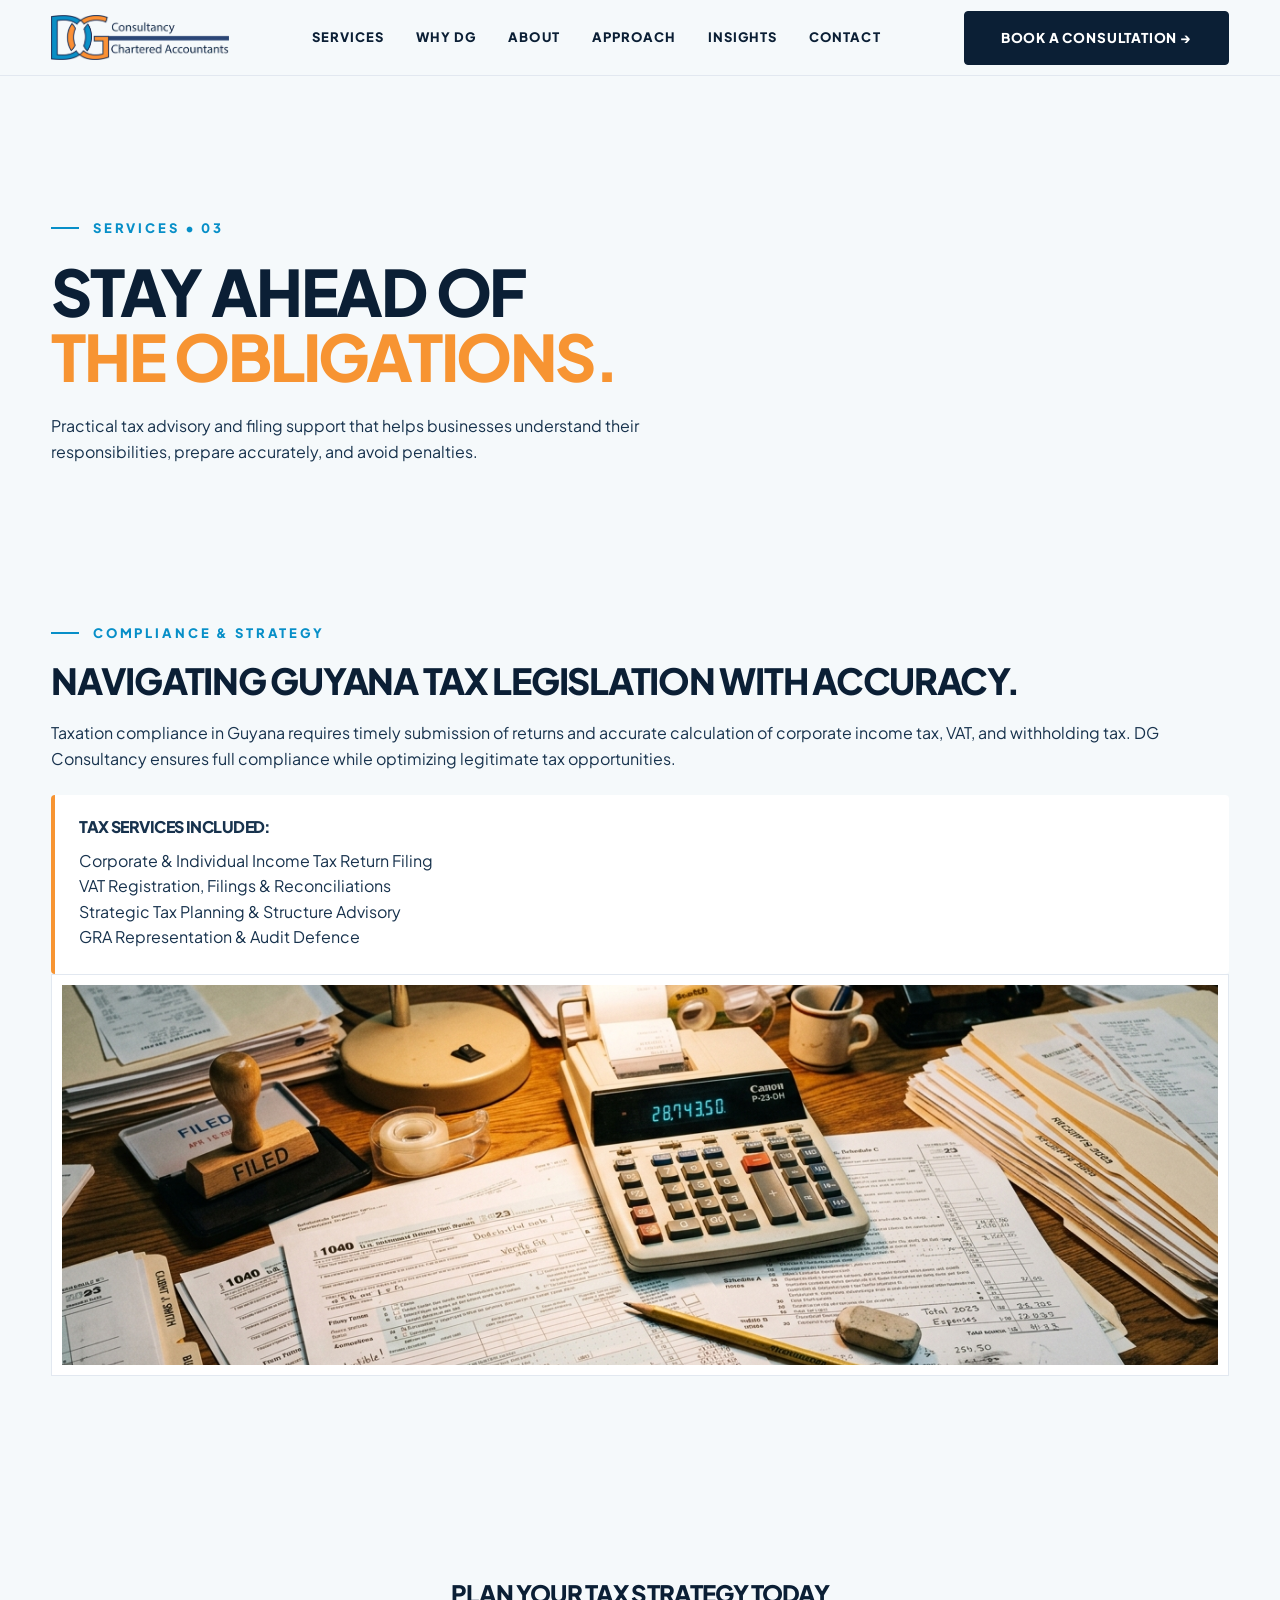
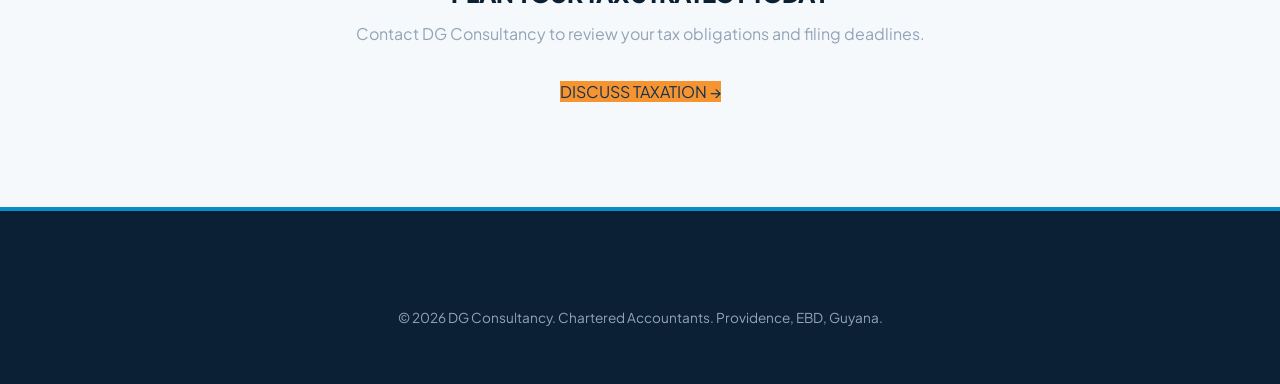
<file: services/taxation.html>
<!DOCTYPE html>
<html lang="en">
<head>
  <meta charset="UTF-8">
  <meta name="viewport" content="width=device-width, initial-scale=1.0">
  <title>Taxation Services | DG Consultancy Chartered Accountants Guyana</title>
  <meta name="description" content="Corporate and individual tax filing, GRA registration, tax planning and representation in Guyana.">
  <link rel="preconnect" href="https://fonts.googleapis.com">
  <link rel="preconnect" href="https://fonts.gstatic.com" crossorigin>
  <link href="https://fonts.googleapis.com/css2?family=JetBrains+Mono:wght@500;700;800&family=Plus+Jakarta+Sans:wght@400;500;600;700;800&display=swap" rel="stylesheet">
  <link rel="stylesheet" href="../styles.css?v=2.0">
  <style>
    /* Service Page Visual Personality: Taxation (Orange Accent) */
    .service-hero-accent {
      border-left: 4px solid var(--color-orange);
    }
  </style>
</head>
<body>

  <header class="site-header" id="site-header">
    <div class="container header-container">
      <a href="../index.html" class="brand-logo" aria-label="DG Consultancy Homepage">
        <img src="../assets/images/logo.png" alt="DG Consultancy Chartered Accountants Logo" class="brand-logo-img">
      </a>

      <nav class="nav-links">
        <a href="../index.html#services" class="nav-link">Services</a>
        <a href="../index.html#why-dg" class="nav-link">Why DG</a>
        <a href="../index.html#about" class="nav-link">About</a>
        <a href="../index.html#approach" class="nav-link">Approach</a>
        <a href="../index.html#insights" class="nav-link">Insights</a>
        <a href="../index.html#contact" class="nav-link">Contact</a>
      </nav>

      <div class="header-cta-group">
        <a href="../index.html#contact" class="btn-rect-primary header-btn">BOOK A CONSULTATION &rarr;</a>
      </div>
    </div>
  </header>

  <main style="padding-top: calc(var(--header-height) + 2rem);">
    
    <section class="section section-light" style="padding-bottom: 3rem;">
      <div class="container">
        <span class="text-eyebrow">SERVICES &bull; 03</span>
        <h1 class="text-hero" style="font-size: clamp(2.5rem, 5vw, 4.25rem);">
          STAY AHEAD OF<br><span class="highlight-orange">THE OBLIGATIONS.</span>
        </h1>
        <p class="text-subtitle" style="max-width: 680px; margin-top: 1.5rem;">
          Practical tax advisory and filing support that helps businesses understand their responsibilities, prepare accurately, and avoid penalties.
        </p>
      </div>
    </section>

    <section class="section section-pale">
      <div class="container">
        <div class="grid-12" style="align-items: center;">
          <div style="grid-column: span 7;" data-reveal>
            <span class="text-eyebrow">COMPLIANCE & STRATEGY</span>
            <h2 class="text-section-title" style="font-size: 2.25rem; margin-bottom: 1.25rem;">
              NAVIGATING GUYANA TAX LEGISLATION WITH ACCURACY.
            </h2>
            <p class="text-subtitle" style="font-size: 1rem; margin-bottom: 1.5rem;">
              Taxation compliance in Guyana requires timely submission of returns and accurate calculation of corporate income tax, VAT, and withholding tax. DG Consultancy ensures full compliance while optimizing legitimate tax opportunities.
            </p>
            
            <div class="service-hero-accent" style="padding-left: 1.5rem; background: #FFF; padding: 1.5rem; border-radius: 4px;">
              <h4 style="color: var(--color-dark-navy); text-transform: uppercase;">TAX SERVICES INCLUDED:</h4>
              <ul class="service-included-list" style="margin-top: 0.75rem;">
                <li class="service-included-item">Corporate & Individual Income Tax Return Filing</li>
                <li class="service-included-item">VAT Registration, Filings & Reconciliations</li>
                <li class="service-included-item">Strategic Tax Planning & Structure Advisory</li>
                <li class="service-included-item">GRA Representation & Audit Defence</li>
              </ul>
            </div>
          </div>

          <div style="grid-column: span 5;" data-reveal>
            <div style="border: 1px solid var(--color-border); overflow: hidden; background: #FFF; padding: 10px;">
              <img src="../assets/images/service-taxation.jpg" alt="DG Consultancy Tax Services" style="width: 100%; height: 380px; object-fit: cover;">
            </div>
          </div>
        </div>
      </div>
    </section>

    <section class="section section-dark" style="text-align: center;">
      <div class="container">
        <h2 class="text-section-title">PLAN YOUR TAX STRATEGY TODAY</h2>
        <p class="text-subtitle" style="color: #94A3B8; max-width: 600px; margin: 1rem auto 2rem auto;">
          Contact DG Consultancy to review your tax obligations and filing deadlines.
        </p>
        <a href="../index.html#contact" class="btn-primary" style="background-color: var(--color-orange); border-color: var(--color-orange);">DISCUSS TAXATION &rarr;</a>
      </div>
    </section>

  </main>

  <footer class="site-footer">
    <div class="container" style="text-align: center; color: #94A3B8; font-size: 0.85rem;">
      &copy; 2026 DG Consultancy. Chartered Accountants. Providence, EBD, Guyana.
    </div>
  </footer>

  <script src="../script.js"></script>
</body>
</html>
</file>
<file: styles.css>
/* ==========================================================================
   DG CONSULTANCY — WORLD-CLASS FINANCIAL BRAND EXPERIENCE
   Design System: Neo-Grotesk Typography, Architectural Geometry, 
   Deep Navy (#0B1F35), DG Blue (#078FC8), DG Orange Accent (#F79432), Cool Surface (#F5F9FB)
   ========================================================================== */

/* --------------------------------------------------------------------------
   1. COLOR TOKENS & BRAND SYSTEM
   -------------------------------------------------------------------------- */
:root {
  /* Surface Palette */
  --color-navy: #0B1F35;
  --color-blue: #078FC8;
  --color-orange: #F79432;
  
  /* Neutrals */
  --color-white: #FFFFFF;
  --color-bg-light: #F5F9FB;
  --color-bg-pale: #EDF2F7;
  --color-card-bg: #FFFFFF;
  
  /* Typography & Lines */
  --color-text-main: #17324D;
  --color-text-secondary: #334155;
  --color-text-muted: #64748B;
  --color-text-light: #94A3B8;
  --color-border: #E2E8F0;
  --color-border-dark: rgba(255, 255, 255, 0.12);

  /* Accents & Glows */
  --color-blue-glow: rgba(7, 143, 200, 0.15);
  --color-orange-glow: rgba(247, 148, 50, 0.2);

  /* Typography Stack */
  --font-primary: 'Plus Jakarta Sans', -apple-system, BlinkMacSystemFont, 'Segoe UI', Roboto, sans-serif;
  --font-mono: 'JetBrains Mono', monospace;

  /* Layout Boundaries */
  --container-max-width: 1360px;
  --header-height: 76px;
  --section-padding-y: clamp(5.5rem, 8vw, 9rem);
  --section-padding-x: clamp(1.5rem, 4vw, 3.5rem);

  /* Transitions */
  --transition-fast: 0.2s cubic-bezier(0.16, 1, 0.3, 1);
  --transition-normal: 0.35s cubic-bezier(0.16, 1, 0.3, 1);
  --transition-slow: 0.75s cubic-bezier(0.16, 1, 0.3, 1);
  --ease-out-expo: cubic-bezier(0.16, 1, 0.3, 1);
}

/* --------------------------------------------------------------------------
   2. RESET & BASE ARCHITECTURE
   -------------------------------------------------------------------------- */
*, *::before, *::after {
  box-sizing: border-box;
  margin: 0;
  padding: 0;
}

html {
  scroll-behavior: smooth;
  font-size: 16px;
  -webkit-font-smoothing: antialiased;
  -moz-osx-font-smoothing: grayscale;
  background-color: var(--color-bg-light);
  color: var(--color-text-main);
}

body {
  font-family: var(--font-primary);
  line-height: 1.6;
  overflow-x: hidden;
  background-color: var(--color-bg-light);
}

/* Custom Minimal Cursor */
#custom-cursor {
  position: fixed;
  top: 0;
  left: 0;
  width: 10px;
  height: 10px;
  background-color: var(--color-orange);
  border-radius: 50%;
  pointer-events: none;
  z-index: 9999;
  transform: translate(-50%, -50%);
  transition: width 0.3s ease, height 0.3s ease, background-color 0.3s ease, opacity 0.3s ease;
  display: flex;
  align-items: center;
  justify-content: center;
  font-family: var(--font-mono);
  font-size: 0.65rem;
  font-weight: 800;
  color: var(--color-navy);
  letter-spacing: 0.1em;
  opacity: 0;
}

body.cursor-active #custom-cursor { opacity: 1; }

#custom-cursor.cursor-hover {
  width: 50px;
  height: 50px;
  background-color: rgba(7, 143, 200, 0.9);
  color: var(--color-white);
}

img, picture, svg, video {
  display: block;
  max-width: 100%;
  height: auto;
}

button, input, textarea, select {
  font: inherit;
  color: inherit;
  background: none;
  border: none;
  outline: none;
}

button { cursor: pointer; }
a { color: inherit; text-decoration: none; }
ul, ol { list-style: none; }

/* --------------------------------------------------------------------------
   3. TYPOGRAPHY SCALING & HEADINGS
   -------------------------------------------------------------------------- */
h1, h2, h3, h4, h5, h6 {
  font-weight: 800;
  line-height: 1.02;
  letter-spacing: -0.035em;
  color: var(--color-navy);
}

.text-section-title-v3 {
  font-size: clamp(2.2rem, 4.2vw, 3.8rem);
  font-weight: 800;
  line-height: 1.05;
  letter-spacing: -0.035em;
  text-transform: uppercase;
}

.text-statement-v3 {
  font-size: clamp(2rem, 3.8vw, 3.5rem);
  font-weight: 800;
  line-height: 1.08;
  letter-spacing: -0.035em;
  text-transform: uppercase;
}

.text-subtitle-v3 {
  font-size: clamp(1.05rem, 1.35vw, 1.25rem);
  color: var(--color-text-secondary);
  font-weight: 400;
  line-height: 1.65;
  max-width: 680px;
}

.text-eyebrow {
  font-family: var(--font-primary);
  font-size: 0.8125rem;
  font-weight: 800;
  letter-spacing: 0.22em;
  text-transform: uppercase;
  color: var(--color-blue);
  display: inline-flex;
  align-items: center;
  gap: 0.85rem;
  margin-bottom: 1.25rem;
}

.text-eyebrow::before {
  content: '';
  display: inline-block;
  width: 28px;
  height: 2px;
  background-color: var(--color-blue);
}

.highlight-blue { color: var(--color-blue); }
.highlight-orange { color: var(--color-orange); }

/* --------------------------------------------------------------------------
   4. CONTAINERS & LAYOUT
   -------------------------------------------------------------------------- */
.container {
  width: 100%;
  max-width: var(--container-max-width);
  margin: 0 auto;
  padding-left: var(--section-padding-x);
  padding-right: var(--section-padding-x);
}

.section {
  padding-top: var(--section-padding-y);
  padding-bottom: var(--section-padding-y);
  position: relative;
}

/* --------------------------------------------------------------------------
   5. HEADER & NAVIGATION (76PX REFINED HEIGHT)
   -------------------------------------------------------------------------- */
.site-header {
  position: fixed;
  top: 0;
  left: 0;
  right: 0;
  height: var(--header-height);
  z-index: 1000;
  transition: background-color var(--transition-normal), border-color var(--transition-normal), box-shadow var(--transition-normal);
  background-color: rgba(245, 249, 251, 0.92);
  backdrop-filter: blur(16px);
  -webkit-backdrop-filter: blur(16px);
  border-bottom: 1px solid var(--color-border);
}

.site-header.scrolled {
  background-color: rgba(255, 255, 255, 0.96);
  box-shadow: 0 4px 25px rgba(11, 31, 53, 0.06);
}

.header-container {
  display: flex;
  align-items: center;
  justify-content: space-between;
  height: 100%;
}

.brand-logo {
  display: flex;
  align-items: center;
  text-decoration: none;
}

.brand-logo-img {
  height: clamp(38px, 3.8vw, 46px);
  max-height: 46px;
  width: auto;
  object-fit: contain;
  transition: transform var(--transition-fast);
}

.nav-links {
  display: flex;
  align-items: center;
  gap: 2rem;
}

.nav-link {
  font-size: 0.8125rem;
  font-weight: 800;
  letter-spacing: 0.08em;
  text-transform: uppercase;
  color: var(--color-navy);
  position: relative;
  padding: 0.5rem 0;
  transition: color var(--transition-fast);
}

.nav-link::after {
  content: '';
  position: absolute;
  bottom: 0;
  left: 0;
  width: 0%;
  height: 2px;
  background-color: var(--color-blue);
  transition: width var(--transition-fast);
}

.nav-link:hover { color: var(--color-blue); }
.nav-link:hover::after,
.nav-link.active::after { width: 100%; }

.header-cta-group {
  display: flex;
  align-items: center;
  gap: 1rem;
}

.menu-circle-btn {
  display: none;
  width: 42px;
  height: 42px;
  border-radius: 50%;
  background-color: var(--color-white);
  border: 1px solid var(--color-border);
  align-items: center;
  justify-content: center;
  color: var(--color-navy);
  transition: all 0.25s ease;
}

.menu-circle-btn:hover {
  border-color: var(--color-blue);
  color: var(--color-blue);
}

.mobile-nav-panel {
  position: fixed;
  inset: 0;
  background-color: var(--color-navy);
  z-index: 1001;
  padding: 6rem 2rem 3rem 2rem;
  display: flex;
  flex-direction: column;
  justify-content: space-between;
  transform: translateX(100%);
  transition: transform var(--transition-normal);
}

.mobile-nav-panel.open { transform: translateX(0); }

.mobile-nav-links {
  display: flex;
  flex-direction: column;
  gap: 1.5rem;
}

.mobile-nav-link {
  font-size: 1.6rem;
  font-weight: 800;
  text-transform: uppercase;
  color: var(--color-white);
  display: flex;
  align-items: center;
  justify-content: space-between;
  border-bottom: 1px solid var(--color-border-dark);
  padding-bottom: 1rem;
}

.mobile-nav-link span.num {
  font-family: var(--font-mono);
  font-size: 1rem;
  color: var(--color-orange);
}

/* --------------------------------------------------------------------------
   6. RECTANGULAR BUTTON SYSTEM (SOPHISTICATED BRAND BUTTONS)
   -------------------------------------------------------------------------- */
.btn-rect-primary {
  display: inline-flex;
  align-items: center;
  justify-content: center;
  gap: 0.75rem;
  height: 54px;
  padding: 0 2.25rem;
  font-size: 0.84375rem;
  font-weight: 800;
  letter-spacing: 0.06em;
  text-transform: uppercase;
  color: var(--color-white);
  background-color: var(--color-navy);
  border: 1px solid var(--color-navy);
  border-radius: 4px;
  transition: all 0.3s cubic-bezier(0.16, 1, 0.3, 1);
}

.btn-rect-primary .arrow {
  color: var(--color-orange);
  transition: transform var(--transition-fast);
}

.btn-rect-primary:hover {
  background-color: #162B45;
  border-color: #162B45;
  transform: translateY(-2px);
  box-shadow: 0 10px 25px rgba(11, 31, 53, 0.18);
}

.btn-rect-primary:hover .arrow { transform: translateX(6px); }

.btn-rect-secondary {
  display: inline-flex;
  align-items: center;
  justify-content: center;
  gap: 0.75rem;
  height: 54px;
  padding: 0 2.25rem;
  font-size: 0.84375rem;
  font-weight: 800;
  letter-spacing: 0.06em;
  text-transform: uppercase;
  color: var(--color-navy);
  background-color: transparent;
  border: 1.5px solid var(--color-navy);
  border-radius: 4px;
  transition: all 0.3s cubic-bezier(0.16, 1, 0.3, 1);
}

.btn-rect-secondary:hover {
  background-color: rgba(11, 31, 53, 0.04);
  border-color: var(--color-blue);
  color: var(--color-blue);
  transform: translateY(-2px);
}

/* --------------------------------------------------------------------------
   7. 01 — HERO (DISCOVER: "NUMBERS THAT MOVE BUSINESS.")
   -------------------------------------------------------------------------- */
.hero-section-v3 {
  position: relative;
  background-color: var(--color-bg-light);
  padding-top: calc(var(--header-height) + 2.5rem);
  padding-bottom: 5rem;
  overflow: hidden;
  min-height: 720px;
  display: flex;
  align-items: center;
}

.hero-container-v3 {
  display: flex;
  align-items: center;
  justify-content: space-between;
  gap: 4rem;
  position: relative;
  z-index: 2;
}

.hero-content-v3 {
  flex: 0 0 45%;
  max-width: 580px;
  display: flex;
  flex-direction: column;
}

.hero-eyebrow-v3 {
  margin-bottom: 1.5rem;
}

.eyebrow-text-v3 {
  font-family: var(--font-primary);
  font-size: 0.8125rem;
  font-weight: 800;
  letter-spacing: 0.24em;
  text-transform: uppercase;
  color: var(--color-text-muted);
}

.hero-headline-v3 {
  font-family: var(--font-primary);
  font-size: clamp(2.8rem, 4.8vw, 4.75rem);
  font-weight: 800;
  line-height: 0.98;
  letter-spacing: -0.035em;
  text-transform: uppercase;
  margin-bottom: 1.75rem;
  color: var(--color-navy);
}

.dot-orange-v3 { color: var(--color-orange); }

.hero-copy-v3 {
  font-size: 1.125rem;
  line-height: 1.65;
  color: var(--color-text-secondary);
  max-width: 480px;
  margin-bottom: 2.25rem;
  font-weight: 400;
}

.hero-cta-group-v3 {
  display: flex;
  align-items: center;
  gap: 1.25rem;
  flex-wrap: wrap;
}

.hero-visual-v3 {
  flex: 0 0 53%;
  position: relative;
  display: flex;
  align-items: center;
  justify-content: flex-end;
}

.dg-visual-bridge-svg {
  position: absolute;
  top: -40px;
  left: -80px;
  width: 400px;
  height: 100px;
  pointer-events: none;
  z-index: 3;
}

.hero-photo-frame-v3 {
  position: relative;
  width: 100%;
  height: 520px;
  border-radius: 24px;
  overflow: hidden;
  box-shadow: 0 20px 50px rgba(11, 31, 53, 0.09);
  border: 1px solid rgba(255, 255, 255, 0.9);
}

.hero-photo-v3 {
  width: 100%;
  height: 100%;
  object-fit: cover;
  object-position: center 20%;
  display: block;
}

.hero-photo-badge-v3 {
  position: absolute;
  bottom: 24px;
  left: 24px;
  background: rgba(255, 255, 255, 0.94);
  backdrop-filter: blur(16px);
  -webkit-backdrop-filter: blur(16px);
  padding: 0.95rem 1.45rem;
  border-left: 3px solid var(--color-blue);
  display: flex;
  flex-direction: column;
  gap: 3px;
  box-shadow: 0 10px 30px rgba(11, 31, 53, 0.08);
}

.badge-tag-v3 {
  font-size: 0.75rem;
  font-weight: 800;
  letter-spacing: 0.16em;
  text-transform: uppercase;
  color: var(--color-navy);
}

.badge-title-v3 {
  font-size: 0.8125rem;
  font-weight: 600;
  color: var(--color-text-muted);
}

/* --------------------------------------------------------------------------
   8. 02 — PROOF STRIP (VERIFIED CAPABILITIES)
   -------------------------------------------------------------------------- */
.proof-strip-section {
  background-color: var(--color-white);
  border-top: 1px solid var(--color-border);
  border-bottom: 1px solid var(--color-border);
  padding: 1.75rem 0;
}

.proof-strip-grid {
  display: flex;
  align-items: center;
  justify-content: space-between;
  gap: 1.5rem;
  flex-wrap: wrap;
}

.proof-item {
  display: flex;
  align-items: center;
  gap: 0.85rem;
}

.proof-icon {
  color: var(--color-blue);
  display: flex;
  align-items: center;
  justify-content: center;
}

.proof-text {
  display: flex;
  flex-direction: column;
}

.proof-title {
  font-size: 0.84375rem;
  font-weight: 800;
  letter-spacing: 0.1em;
  text-transform: uppercase;
  color: var(--color-navy);
}

.proof-sub {
  font-size: 0.75rem;
  color: var(--color-text-muted);
  font-weight: 500;
}

.proof-divider {
  width: 1px;
  height: 36px;
  background-color: var(--color-border);
}

/* --------------------------------------------------------------------------
   9. 03 — BRAND INTRODUCTION (UNDERSTAND: "YOUR NUMBERS SHOULD TELL YOU MORE.")
   -------------------------------------------------------------------------- */
.intro-section-v3 {
  background-color: var(--color-white);
}

.intro-header-v3 {
  margin-bottom: 4rem;
}

.intro-grid-v3 {
  display: grid;
  grid-template-columns: 5fr 7fr;
  gap: 4.5rem;
  align-items: center;
}

.intro-photo-frame {
  border-radius: 20px;
  overflow: hidden;
  border: 1px solid var(--color-border);
  box-shadow: 0 20px 45px rgba(11, 31, 53, 0.06);
}

.intro-photo {
  width: 100%;
  height: 480px;
  object-fit: cover;
}

.intro-content-col {
  display: flex;
  flex-direction: column;
  gap: 2.25rem;
}

.principle-card {
  display: flex;
  gap: 1.5rem;
  padding-bottom: 1.75rem;
  border-bottom: 1px solid var(--color-border);
}

.principle-card:last-child {
  border-bottom: none;
  padding-bottom: 0;
}

.principle-num {
  font-family: var(--font-mono);
  font-size: 1.1rem;
  font-weight: 800;
  color: var(--color-blue);
  flex-shrink: 0;
}

.principle-title {
  font-size: 1.25rem;
  font-weight: 800;
  letter-spacing: 0.04em;
  text-transform: uppercase;
  color: var(--color-navy);
  margin-bottom: 0.35rem;
}

.principle-copy {
  font-size: 0.95rem;
  color: var(--color-text-secondary);
  line-height: 1.6;
}

/* --------------------------------------------------------------------------
   10. 04 — STRUCTURED SERVICES GRID
   -------------------------------------------------------------------------- */
.services-section-v3 {
  background-color: var(--color-bg-light);
}

.section-heading-v3 {
  margin-bottom: 3.5rem;
}

.services-interactive-grid {
  display: grid;
  grid-template-columns: 4fr 8fr;
  gap: 2.5rem;
}

.services-nav-v3 {
  display: flex;
  flex-direction: column;
  gap: 0.75rem;
}

.service-tab-item {
  display: flex;
  align-items: center;
  justify-content: space-between;
  padding: 1.35rem 1.75rem;
  background-color: var(--color-white);
  border: 1px solid var(--color-border);
  border-radius: 8px;
  transition: all 0.3s ease;
  text-align: left;
}

.service-tab-item .num {
  font-family: var(--font-mono);
  font-size: 0.875rem;
  font-weight: 800;
  color: var(--color-text-muted);
}

.service-tab-item .title {
  font-size: 0.95rem;
  font-weight: 800;
  letter-spacing: 0.06em;
  text-transform: uppercase;
  color: var(--color-navy);
  flex-grow: 1;
  margin-left: 1.25rem;
}

.service-tab-item .tab-arrow {
  color: var(--color-blue);
  opacity: 0;
  transform: translateX(-6px);
  transition: all 0.3s ease;
}

.service-tab-item.active,
.service-tab-item:hover {
  border-color: var(--color-blue);
  background-color: #FFFFFF;
  box-shadow: 0 10px 25px rgba(7, 143, 200, 0.08);
}

.service-tab-item.active .title { color: var(--color-blue); }
.service-tab-item.active .tab-arrow,
.service-tab-item:hover .tab-arrow { opacity: 1; transform: translateX(0); }

.service-display-v3 {
  background-color: var(--color-white);
  border: 1px solid var(--color-border);
  border-radius: 16px;
  padding: 3.5rem;
  display: grid;
  grid-template-columns: 7fr 5fr;
  gap: 3rem;
  align-items: center;
  box-shadow: 0 20px 45px rgba(11, 31, 53, 0.04);
  transition: opacity 0.3s ease;
}

.service-tag-v3 {
  font-family: var(--font-mono);
  font-size: 0.75rem;
  font-weight: 800;
  letter-spacing: 0.16em;
  color: var(--color-blue);
  text-transform: uppercase;
}

.service-headline-v3 {
  font-size: 1.75rem;
  font-weight: 800;
  margin-top: 0.5rem;
  margin-bottom: 1rem;
  color: var(--color-navy);
}

.service-copy-v3 {
  font-size: 0.95rem;
  color: var(--color-text-secondary);
  line-height: 1.65;
  margin-bottom: 1.75rem;
}

.service-list-v3 {
  display: flex;
  flex-direction: column;
  gap: 0.75rem;
}

.service-list-item {
  font-size: 0.9rem;
  font-weight: 700;
  color: var(--color-navy);
  display: flex;
  align-items: center;
  gap: 0.6rem;
}

.service-list-item::before {
  content: '✓';
  color: var(--color-blue);
  font-weight: 900;
}

.service-photo-v3 {
  border-radius: 12px;
  overflow: hidden;
  height: 380px;
}

.service-photo-v3 img {
  width: 100%;
  height: 100%;
  object-fit: cover;
}

/* --------------------------------------------------------------------------
   11. 05 — SIGNATURE DG SECTION ("EVERYTHING CONNECTS.")
   -------------------------------------------------------------------------- */
.signature-section-v3 {
  background-color: var(--color-navy);
  color: var(--color-white);
  overflow: hidden;
}

.signature-header-v3 {
  margin-bottom: 4rem;
}

.signature-pipeline-v3 {
  position: relative;
  margin-top: 2rem;
}

.pipeline-svg-line {
  width: 100%;
  height: 40px;
  display: block;
}

.pipeline-steps-v3 {
  display: grid;
  grid-template-columns: repeat(7, 1fr);
  gap: 1.25rem;
  margin-top: 1.5rem;
}

.pipeline-step-card {
  background-color: rgba(255, 255, 255, 0.04);
  border: 1px solid var(--color-border-dark);
  border-radius: 10px;
  padding: 1.75rem 1.25rem;
  display: flex;
  flex-direction: column;
  gap: 0.5rem;
  transition: all 0.3s ease;
}

.pipeline-step-card.active,
.pipeline-step-card:hover {
  background-color: rgba(7, 143, 200, 0.12);
  border-color: var(--color-blue);
  transform: translateY(-4px);
}

.pipeline-step-card.highlight {
  background-color: rgba(247, 148, 50, 0.15);
  border-color: var(--color-orange);
}

.pipeline-step-card .step-num {
  font-family: var(--font-mono);
  font-size: 0.8125rem;
  font-weight: 800;
  color: var(--color-orange);
}

.pipeline-step-card .step-title {
  font-size: 0.95rem;
  font-weight: 800;
  letter-spacing: 0.04em;
  text-transform: uppercase;
  color: var(--color-white);
}

.pipeline-step-card .step-sub {
  font-size: 0.75rem;
  color: #94A3B8;
  line-height: 1.35;
}

/* --------------------------------------------------------------------------
   12. 06 — "WHY DG" SECTION ("MORE THAN NUMBERS.")
   -------------------------------------------------------------------------- */
.why-dg-section-v3 {
  background-color: var(--color-white);
}

.why-dg-grid-v3 {
  display: grid;
  grid-template-columns: repeat(3, 1fr);
  gap: 2rem;
}

.why-card-v3 {
  background-color: var(--color-bg-light);
  border: 1px solid var(--color-border);
  border-radius: 12px;
  padding: 2.75rem 2.25rem;
  display: flex;
  flex-direction: column;
  gap: 1.25rem;
  transition: all 0.3s ease;
}

.why-card-v3:hover {
  border-color: var(--color-blue);
  transform: translateY(-4px);
  box-shadow: 0 15px 35px rgba(11, 31, 53, 0.06);
}

.why-card-featured {
  background-color: var(--color-navy);
  border-color: var(--color-navy);
  color: var(--color-white);
  grid-column: span 2;
}

.why-card-header {
  display: flex;
  align-items: center;
  gap: 1rem;
}

.why-num {
  font-family: var(--font-mono);
  font-size: 1rem;
  font-weight: 800;
  color: var(--color-blue);
}

.why-title {
  font-size: 1.35rem;
  font-weight: 800;
  letter-spacing: 0.04em;
  text-transform: uppercase;
}

.why-copy {
  font-size: 0.95rem;
  color: var(--color-text-secondary);
  line-height: 1.65;
}

/* --------------------------------------------------------------------------
   13. 07 — BUSINESS STAGES SWITCHER ("WHEREVER YOUR BUSINESS IS GOING.")
   -------------------------------------------------------------------------- */
.stages-section-v3 {
  background-color: var(--color-bg-light);
}

.stages-tabs-v3 {
  display: grid;
  grid-template-columns: repeat(4, 1fr);
  gap: 1rem;
  margin-bottom: 2.5rem;
}

.stage-tab {
  background-color: var(--color-white);
  border: 1.5px solid var(--color-border);
  border-radius: 8px;
  padding: 1.25rem 1.5rem;
  display: flex;
  flex-direction: column;
  gap: 0.25rem;
  text-align: left;
  transition: all 0.3s ease;
}

.stage-tab .tab-title {
  font-size: 0.95rem;
  font-weight: 800;
  letter-spacing: 0.06em;
  text-transform: uppercase;
  color: var(--color-navy);
}

.stage-tab .tab-sub {
  font-size: 0.75rem;
  color: var(--color-text-muted);
}

.stage-tab.active,
.stage-tab:hover {
  border-color: var(--color-blue);
  background-color: var(--color-white);
  box-shadow: 0 10px 25px rgba(7, 143, 200, 0.08);
}

.stage-tab.active .tab-title { color: var(--color-blue); }

.stage-display-card-v3 {
  background-color: var(--color-white);
  border: 1px solid var(--color-border);
  border-radius: 16px;
  padding: 3.5rem;
  display: grid;
  grid-template-columns: 7fr 5fr;
  gap: 3.5rem;
  align-items: center;
}

.stage-tag-v3 {
  font-family: var(--font-mono);
  font-size: 0.75rem;
  font-weight: 800;
  color: var(--color-orange);
  letter-spacing: 0.16em;
  text-transform: uppercase;
}

.stage-headline-v3 {
  font-size: 1.75rem;
  font-weight: 800;
  margin-top: 0.5rem;
  margin-bottom: 1.15rem;
}

.stage-copy-v3 {
  font-size: 0.95rem;
  color: var(--color-text-secondary);
  line-height: 1.65;
  margin-bottom: 1.75rem;
}

.stage-highlights-v3 {
  display: flex;
  flex-direction: column;
  gap: 0.6rem;
  font-size: 0.9rem;
  font-weight: 700;
  color: var(--color-navy);
}

.stage-photo-col {
  border-radius: 12px;
  overflow: hidden;
  height: 360px;
}

.stage-photo-col img {
  width: 100%;
  height: 100%;
  object-fit: cover;
}

/* --------------------------------------------------------------------------
   14. 08 — APPROACH SECTION ("HOW WE WORK")
   -------------------------------------------------------------------------- */
.approach-section-v3 {
  background-color: var(--color-white);
}

.timeline-container-v3 {
  position: relative;
  margin-top: 4rem;
}

.timeline-line-v3 {
  position: absolute;
  top: 25px;
  left: 0;
  right: 0;
  height: 3px;
  background: linear-gradient(90deg, var(--color-navy) 0%, var(--color-blue) 60%, var(--color-orange) 100%);
  z-index: 1;
}

.timeline-grid-v3 {
  display: grid;
  grid-template-columns: repeat(4, 1fr);
  gap: 2rem;
  position: relative;
  z-index: 2;
}

.timeline-card-v3 {
  background-color: var(--color-bg-light);
  border: 1px solid var(--color-border);
  border-radius: 12px;
  padding: 2.25rem 1.75rem;
  display: flex;
  flex-direction: column;
  gap: 1rem;
  margin-top: 1rem;
}

.timeline-node-marker {
  width: 48px;
  height: 48px;
  border-radius: 50%;
  background-color: var(--color-navy);
  color: var(--color-white);
  font-family: var(--font-mono);
  font-size: 0.95rem;
  font-weight: 800;
  display: flex;
  align-items: center;
  justify-content: center;
  border: 4px solid var(--color-white);
  margin-top: -3.25rem;
}

.timeline-card-v3:nth-child(4) .timeline-node-marker {
  background-color: var(--color-orange);
}

.timeline-title {
  font-size: 1.25rem;
  font-weight: 800;
  letter-spacing: 0.04em;
  text-transform: uppercase;
}

.timeline-copy {
  font-size: 0.9rem;
  color: var(--color-text-secondary);
  line-height: 1.6;
}

/* --------------------------------------------------------------------------
   15. 09 — EDITORIAL INSIGHTS ("WORTH KNOWING.")
   -------------------------------------------------------------------------- */
.insights-section-v3 {
  background-color: var(--color-bg-light);
}

.insights-grid-v3 {
  display: grid;
  grid-template-columns: 7fr 5fr;
  gap: 3rem;
}

.featured-insight-card-v3 {
  background-color: var(--color-white);
  border: 1px solid var(--color-border);
  border-radius: 16px;
  overflow: hidden;
  box-shadow: 0 15px 35px rgba(11, 31, 53, 0.04);
}

.insight-photo-wrapper {
  position: relative;
  height: 320px;
}

.insight-photo-wrapper img {
  width: 100%;
  height: 100%;
  object-fit: cover;
}

.insight-cat-tag {
  position: absolute;
  top: 20px;
  left: 20px;
  background-color: var(--color-navy);
  color: var(--color-white);
  font-family: var(--font-mono);
  font-size: 0.72rem;
  font-weight: 800;
  padding: 0.4rem 0.85rem;
  border-radius: 4px;
}

.insight-body-v3 {
  padding: 2.5rem;
  display: flex;
  flex-direction: column;
  gap: 1.15rem;
}

.insight-meta {
  font-family: var(--font-mono);
  font-size: 0.75rem;
  color: var(--color-text-muted);
  display: flex;
  gap: 1.5rem;
}

.insight-title-v3 {
  font-size: 1.5rem;
  font-weight: 800;
  line-height: 1.25;
}

.insight-copy-v3 {
  font-size: 0.95rem;
  color: var(--color-text-secondary);
  line-height: 1.6;
}

.side-insights-col-v3 {
  display: flex;
  flex-direction: column;
  gap: 2rem;
}

.side-insight-card-v3 {
  background-color: var(--color-white);
  border: 1px solid var(--color-border);
  border-radius: 12px;
  padding: 2.25rem;
  display: flex;
  flex-direction: column;
  gap: 1rem;
}

.side-insight-meta {
  display: flex;
  align-items: center;
  justify-content: space-between;
  font-family: var(--font-mono);
  font-size: 0.75rem;
}

.tag-orange { color: var(--color-orange); font-weight: 800; }
.tag-blue { color: var(--color-blue); font-weight: 800; }

.side-insight-title {
  font-size: 1.25rem;
  font-weight: 800;
}

.side-insight-copy {
  font-size: 0.875rem;
  color: var(--color-text-secondary);
}

.side-insight-link {
  font-size: 0.85rem;
  font-weight: 800;
  color: var(--color-navy);
  text-transform: uppercase;
}

/* --------------------------------------------------------------------------
   16. 10 — GUYANA REGIONAL IDENTITY ("LOCAL KNOWLEDGE. BUSINESS PERSPECTIVE.")
   -------------------------------------------------------------------------- */
.guyana-section-v3 {
  background-color: var(--color-white);
}

.guyana-grid-v3 {
  display: grid;
  grid-template-columns: 5fr 7fr;
  gap: 4.5rem;
  align-items: center;
}

.guyana-address-box-v3 {
  margin-top: 2.25rem;
  padding-left: 1.5rem;
  border-left: 3px solid var(--color-blue);
}

.address-title {
  font-weight: 800;
  color: var(--color-navy);
  text-transform: uppercase;
  font-size: 1.1rem;
}

.address-sub {
  color: var(--color-text-secondary);
  margin-top: 0.25rem;
}

.address-line {
  color: var(--color-text-secondary);
  margin-top: 0.75rem;
  font-weight: 600;
}

.address-contact {
  color: var(--color-blue);
  margin-top: 0.75rem;
  font-weight: 700;
  font-size: 0.9rem;
}

.guyana-map-wrapper-v3 {
  background-color: var(--color-bg-light);
  border: 1px solid var(--color-border);
  border-radius: 16px;
  padding: 2.5rem;
  display: flex;
  align-items: center;
  justify-content: center;
  position: relative;
}

.map-tab-btn {
  padding: 0.65rem 1.25rem;
  font-size: 0.75rem;
  font-weight: 800;
  letter-spacing: 0.08em;
  text-transform: uppercase;
  border-radius: 4px;
  background-color: var(--color-white);
  border: 1.5px solid #CBD5E1;
  color: #64748B;
  transition: all 0.25s ease;
  cursor: pointer;
}

.map-tab-btn.active,
.map-tab-btn:hover {
  background-color: var(--color-navy);
  border-color: var(--color-navy);
  color: var(--color-white);
}

.map-view-panel {
  width: 100%;
  height: 100%;
}

.guyana-map-svg-v2 {
  width: 100%;
  max-width: 360px;
  height: auto;
  display: block;
  margin: 0 auto;
}

/* --------------------------------------------------------------------------
   17. 11 — FINAL CONVERSION ("LET'S MAKE THE NUMBERS CLEARER.")
   -------------------------------------------------------------------------- */
.final-cta-section-v3 {
  background-color: var(--color-navy);
  color: var(--color-white);
  text-align: center;
}

.final-cta-box-v3 {
  max-width: 820px;
  margin: 0 auto;
  display: flex;
  flex-direction: column;
  align-items: center;
  gap: 2rem;
}

.final-cta-headline-v3 {
  font-size: clamp(2.5rem, 5.2vw, 4.5rem);
  font-weight: 800;
  line-height: 1.02;
  color: var(--color-white);
}

.final-cta-copy-v3 {
  font-size: 1.15rem;
  color: #CBD5E1;
  line-height: 1.6;
  max-width: 620px;
}

.final-cta-actions-v3 {
  display: flex;
  align-items: center;
  gap: 1.5rem;
  flex-wrap: wrap;
  justify-content: center;
}

/* --------------------------------------------------------------------------
   18. 12 — CONTACT SECTION
   -------------------------------------------------------------------------- */
.contact-section-v3 {
  background-color: var(--color-bg-light);
}

.contact-grid-v3 {
  display: grid;
  grid-template-columns: 7fr 5fr;
  gap: 4rem;
  margin-top: 3.5rem;
}

.contact-form-wrapper-v3 {
  background-color: var(--color-white);
  border: 1px solid var(--color-border);
  border-radius: 16px;
  padding: 3.5rem;
}

.form-row-v3 {
  display: grid;
  grid-template-columns: 1fr 1fr;
  gap: 1.5rem;
  margin-bottom: 1.5rem;
}

.form-group-v3 {
  display: flex;
  flex-direction: column;
  gap: 0.5rem;
  margin-bottom: 1.5rem;
}

.form-label-v3 {
  font-size: 0.78125rem;
  font-weight: 800;
  letter-spacing: 0.1em;
  text-transform: uppercase;
  color: var(--color-navy);
}

.form-input-v3,
.form-select-v3,
.form-textarea-v3 {
  width: 100%;
  padding: 1rem 1.25rem;
  font-size: 0.95rem;
  border: 1.5px solid var(--color-border);
  border-radius: 4px;
  background-color: var(--color-bg-light);
  color: var(--color-navy);
  transition: all 0.25s ease;
}

.form-input-v3:focus,
.form-select-v3:focus,
.form-textarea-v3:focus {
  border-color: var(--color-blue);
  background-color: var(--color-white);
  box-shadow: 0 0 0 3px var(--color-blue-glow);
}

.form-textarea-v3 {
  min-height: 140px;
  resize: vertical;
}

.contact-info-v3 {
  display: flex;
  flex-direction: column;
  gap: 2rem;
}

.contact-card-v3 {
  background-color: var(--color-white);
  border: 1px solid var(--color-border);
  border-radius: 12px;
  padding: 2.5rem;
}

.contact-card-title {
  font-size: 1.15rem;
  font-weight: 800;
  text-transform: uppercase;
  color: var(--color-navy);
  margin-bottom: 1rem;
}

.contact-card-text {
  font-size: 0.95rem;
  color: var(--color-text-secondary);
  line-height: 1.65;
}

/* --------------------------------------------------------------------------
   19. FOOTER
   -------------------------------------------------------------------------- */
.site-footer {
  background-color: var(--color-navy);
  color: var(--color-white);
  padding-top: 6rem;
  padding-bottom: 3.5rem;
  border-top: 4px solid var(--color-blue);
}

.footer-grid {
  display: grid;
  grid-template-columns: 4fr 3fr 3fr 2fr;
  gap: 3.5rem;
  margin-bottom: 4.5rem;
}

.footer-col {
  display: flex;
  flex-direction: column;
  gap: 1.35rem;
}

.footer-col-title {
  font-size: 0.8125rem;
  font-weight: 800;
  letter-spacing: 0.14em;
  text-transform: uppercase;
  color: var(--color-blue);
  margin-bottom: 0.5rem;
}

.footer-links {
  display: flex;
  flex-direction: column;
  gap: 0.95rem;
}

.footer-link {
  font-size: 0.9rem;
  color: #94A3B8;
  transition: color var(--transition-fast);
}

.footer-link:hover { color: var(--color-white); }

.footer-bottom-bar {
  padding-top: 2.25rem;
  border-top: 1px solid var(--color-border-dark);
  display: flex;
  align-items: center;
  justify-content: space-between;
  font-size: 0.85rem;
  color: #64748B;
}

/* --------------------------------------------------------------------------
   20. CREATIVE ANIMATIONS & VISUAL ATTRACTIONS
   -------------------------------------------------------------------------- */
.header-scroll-progress {
  position: absolute;
  bottom: 0;
  left: 0;
  height: 3px;
  width: 0%;
  background: linear-gradient(90deg, var(--color-blue) 0%, var(--color-orange) 100%);
  box-shadow: 0 0 12px rgba(7, 143, 200, 0.6);
  transition: width 0.1s linear;
  z-index: 101;
}

.hero-section-v3 {
  position: relative;
  overflow: hidden;
}

.hero-ambient-orb {
  position: absolute;
  border-radius: 50%;
  filter: blur(90px);
  -webkit-filter: blur(90px);
  pointer-events: none;
  z-index: 0;
  opacity: 0.18;
  animation: orbFloat 10s ease-in-out infinite alternate;
}

.hero-orb-blue {
  top: -10%;
  left: -5%;
  width: 450px;
  height: 450px;
  background: radial-gradient(circle, rgba(7, 143, 200, 0.3) 0%, rgba(7, 143, 200, 0) 70%);
}

.hero-orb-orange {
  bottom: -15%;
  right: 10%;
  width: 500px;
  height: 500px;
  background: radial-gradient(circle, rgba(247, 148, 50, 0.25) 0%, rgba(247, 148, 50, 0) 70%);
  animation-delay: -5s;
}

@keyframes orbFloat {
  0% { transform: translate(0, 0) scale(1); }
  50% { transform: translate(35px, 25px) scale(1.12); }
  100% { transform: translate(-25px, -30px) scale(0.92); }
}

.hero-particle-canvas {
  position: absolute;
  top: 0;
  left: 0;
  width: 100%;
  height: 100%;
  pointer-events: none;
  z-index: 1;
  opacity: 0.28;
}

.eyebrow-beacon {
  display: inline-block;
  width: 8px;
  height: 8px;
  border-radius: 50%;
  background-color: var(--color-orange);
  box-shadow: 0 0 0 0 rgba(247, 148, 50, 0.7);
  animation: beaconPulse 2s infinite;
  margin-right: 0.55rem;
  vertical-align: middle;
}

@keyframes beaconPulse {
  0% { transform: scale(0.95); box-shadow: 0 0 0 0 rgba(247, 148, 50, 0.7); }
  70% { transform: scale(1); box-shadow: 0 0 0 10px rgba(247, 148, 50, 0); }
  100% { transform: scale(0.95); box-shadow: 0 0 0 0 rgba(247, 148, 50, 0); }
}

.hero-telemetry-hud {
  position: absolute;
  bottom: 1.5rem;
  right: 1.5rem;
  background: rgba(11, 31, 53, 0.88);
  backdrop-filter: blur(16px);
  -webkit-backdrop-filter: blur(16px);
  border: 1px solid rgba(7, 143, 200, 0.35);
  box-shadow: 0 20px 40px rgba(0, 0, 0, 0.45);
  padding: 1.15rem 1.35rem;
  border-radius: 8px;
  color: var(--color-white);
  width: calc(100% - 3rem);
  max-width: 280px;
  z-index: 5;
  animation: hudFloat 4s ease-in-out infinite alternate;
}

@keyframes hudFloat {
  0% { transform: translateY(0); }
  100% { transform: translateY(-8px); }
}

.hud-header {
  display: flex;
  align-items: center;
  gap: 0.5rem;
  margin-bottom: 0.75rem;
  font-family: var(--font-mono);
  font-size: 0.7rem;
  letter-spacing: 0.1em;
}

.hud-pulse-dot {
  width: 7px;
  height: 7px;
  background-color: #10B981;
  border-radius: 50%;
  box-shadow: 0 0 8px #10B981;
  animation: beaconPulse 1.8s infinite;
}

.hud-label { color: #94A3B8; font-weight: 700; }
.hud-status { margin-left: auto; color: #10B981; font-weight: 800; }

.hud-metric-row {
  display: flex;
  justify-content: space-between;
  font-size: 0.72rem;
  font-weight: 700;
  color: #CBD5E1;
  margin-bottom: 0.25rem;
}

.hud-metric-val { font-family: var(--font-mono); color: var(--color-blue); }

.hud-progress-track {
  width: 100%;
  height: 4px;
  background-color: rgba(255, 255, 255, 0.12);
  border-radius: 2px;
  overflow: hidden;
}

.hud-progress-fill {
  height: 100%;
  background: linear-gradient(90deg, var(--color-blue), #38BDF8);
  border-radius: 2px;
  transition: width 1.5s ease-out;
}

.hud-progress-fill.orange {
  background: linear-gradient(90deg, var(--color-orange), #FBBF24);
}

.spotlight-card {
  position: relative;
  overflow: hidden;
  transition: transform 0.35s var(--ease-out-expo), box-shadow 0.35s var(--ease-out-expo), border-color 0.35s ease;
}

.spotlight-card::before {
  content: '';
  position: absolute;
  top: 0;
  left: 0;
  right: 0;
  bottom: 0;
  border-radius: inherit;
  padding: 1.5px;
  background: radial-gradient(
    500px circle at var(--mouse-x, 50%) var(--mouse-y, 50%),
    rgba(7, 143, 200, 0.45),
    transparent 40%
  );
  -webkit-mask: linear-gradient(#fff 0 0) content-box, linear-gradient(#fff 0 0);
  -webkit-mask-composite: xor;
  mask-composite: exclude;
  pointer-events: none;
  opacity: 0;
  transition: opacity 0.3s ease;
  z-index: 3;
}

.spotlight-card:hover::before {
  opacity: 1;
}

.spotlight-card:hover {
  transform: translateY(-4px);
  box-shadow: 0 20px 40px rgba(11, 31, 53, 0.12);
}

.pulse-node {
  animation: nodeGlow 2.5s infinite alternate ease-in-out;
}

@keyframes nodeGlow {
  0% { r: 4px; fill: #F79432; filter: drop-shadow(0 0 2px #F79432); }
  100% { r: 7px; fill: #38BDF8; filter: drop-shadow(0 0 10px #078FC8); }
}

/* --------------------------------------------------------------------------
   21. REVEAL UTILITIES & RESPONSIVE BREAKPOINTS
   -------------------------------------------------------------------------- */
[data-reveal] {
  opacity: 0;
  transform: translateY(35px);
  transition: opacity 0.85s var(--ease-out-expo), transform 0.85s var(--ease-out-expo);
}

[data-reveal].revealed {
  opacity: 1;
  transform: translateY(0);
}

@media (max-width: 1200px) {
  .hero-container-v3 {
    flex-direction: column;
    gap: 3rem;
  }
  .hero-content-v3,
  .hero-visual-v3 {
    flex: 0 0 100%;
    max-width: 100%;
  }
  .hero-photo-frame-v3 { height: 420px; }
  .pipeline-steps-v3 { grid-template-columns: repeat(4, 1fr); }
  .why-dg-grid-v3 { grid-template-columns: repeat(2, 1fr); }
  .why-card-featured { grid-column: span 2; }
}

@media (max-width: 1024px) {
  #custom-cursor { display: none !important; }
  .nav-links { display: none !important; }
  .header-btn { display: none !important; }
  .menu-circle-btn { display: flex !important; }
  .site-header { height: 68px; }
  .brand-logo-img { max-height: 38px; }
  .intro-grid-v3,
  .guyana-grid-v3,
  .contact-grid-v3,
  .insights-grid-v3,
  .services-interactive-grid,
  .stage-display-card-v3,
  .service-display-v3 {
    grid-template-columns: 1fr;
    gap: 3rem;
  }
  .stages-tabs-v3 { grid-template-columns: repeat(2, 1fr); }
  .timeline-grid-v3 { grid-template-columns: repeat(2, 1fr); gap: 3.5rem 2rem; }
  .timeline-line-v3 { display: none; }
  .timeline-node-marker { margin-top: 0; }
  .footer-grid { grid-template-columns: 1fr 1fr; }
}

@media (max-width: 768px) {
  .site-header { height: 64px; }
  .brand-logo-img { max-height: 34px; }
  .menu-circle-btn { width: 38px; height: 38px; }
  .container { padding-left: 1.25rem; padding-right: 1.25rem; }
  .hero-headline-v3 { font-size: clamp(2.3rem, 7.5vw, 3.6rem); }
  .hero-cta-group-v3 { flex-direction: column; align-items: stretch; width: 100%; }
  .btn-rect-primary, .btn-rect-secondary { width: 100%; }
  .proof-strip-grid { flex-direction: column; align-items: flex-start; }
  .proof-divider { display: none; }
  .pipeline-steps-v3 { grid-template-columns: repeat(2, 1fr); }
  .why-dg-grid-v3 { grid-template-columns: 1fr; }
  .why-card-featured { grid-column: span 1; }
  .stages-tabs-v3 { grid-template-columns: 1fr; }
  .timeline-grid-v3 { grid-template-columns: 1fr; }
  .form-row-v3 { grid-template-columns: 1fr; }
  .footer-grid { grid-template-columns: 1fr; }
  .footer-bottom-bar { flex-direction: column; gap: 1rem; align-items: flex-start; }
}

@media (prefers-reduced-motion: reduce) {
  *, *::before, *::after {
    animation-duration: 0.01ms !important;
    transition-duration: 0.01ms !important;
    scroll-behavior: auto !important;
  }
}

:focus-visible {
  outline: 3px solid var(--color-blue);
  outline-offset: 3px;
}
</file>
